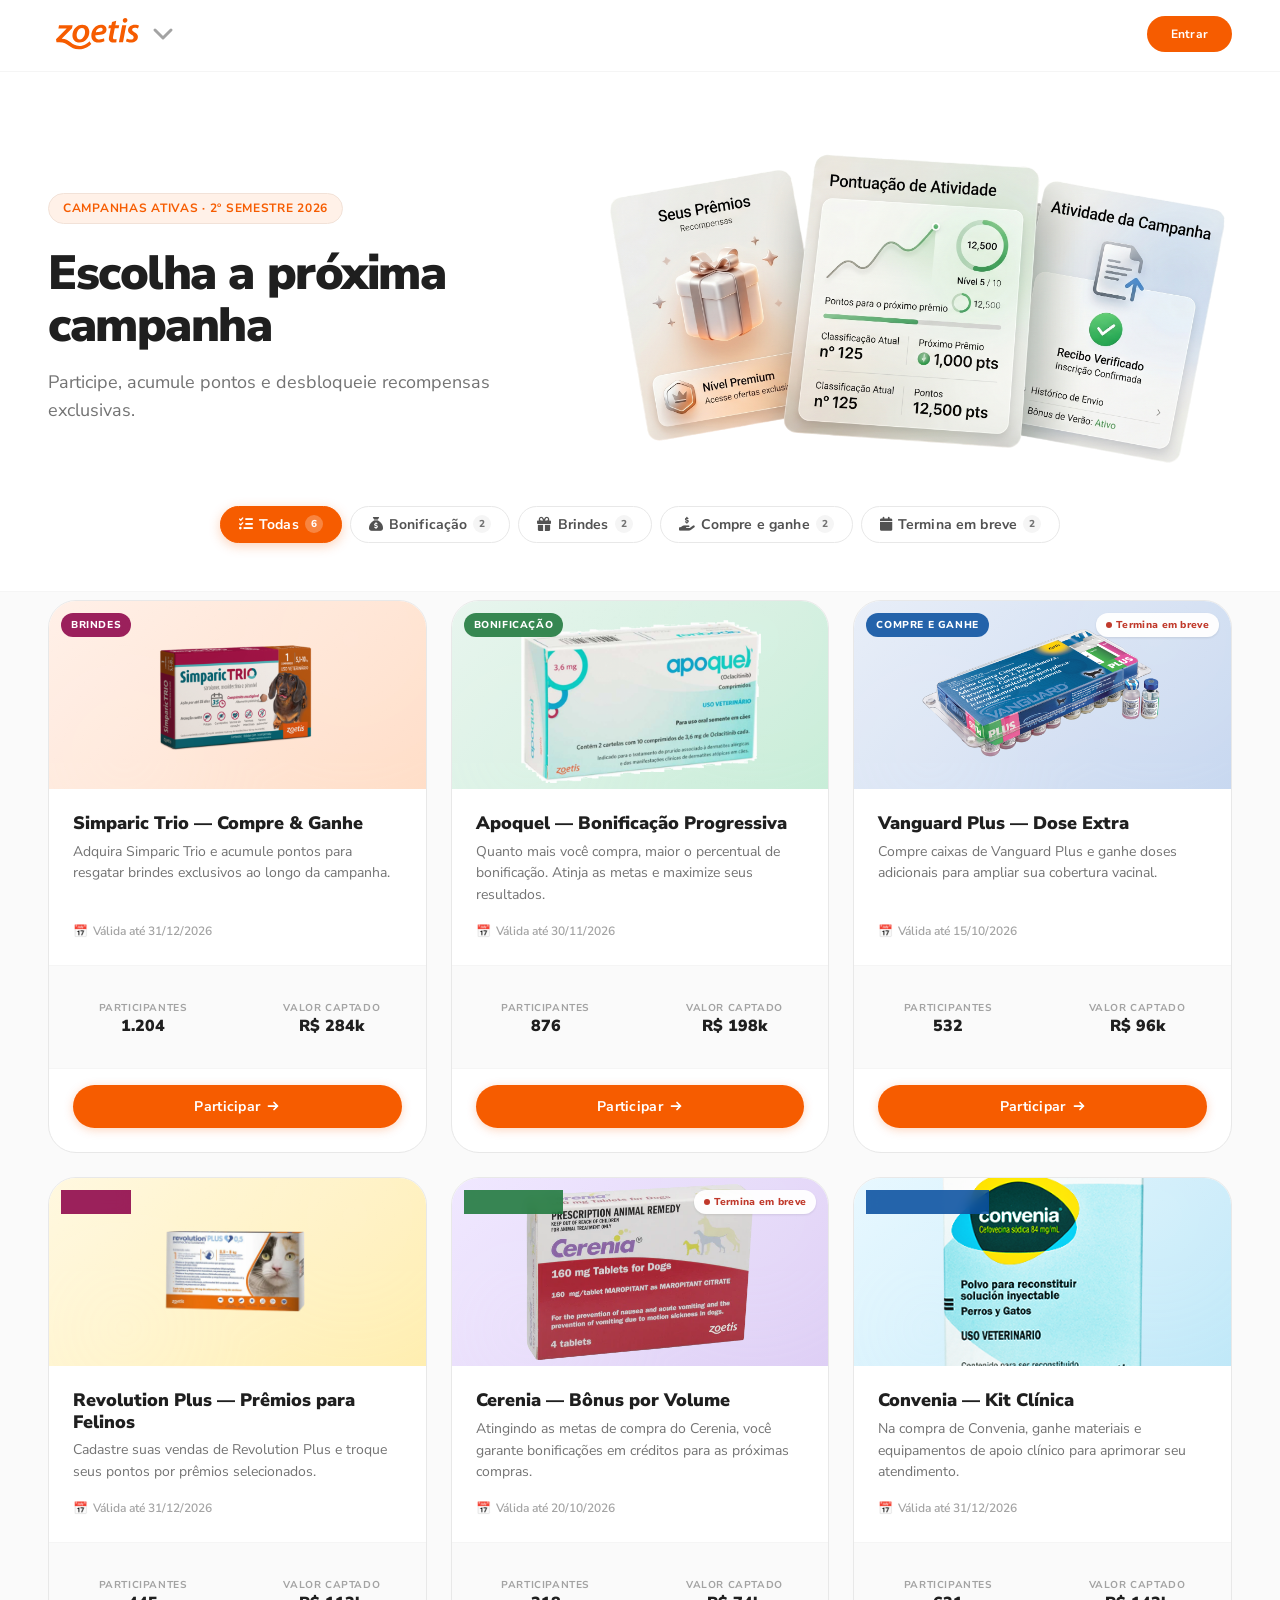
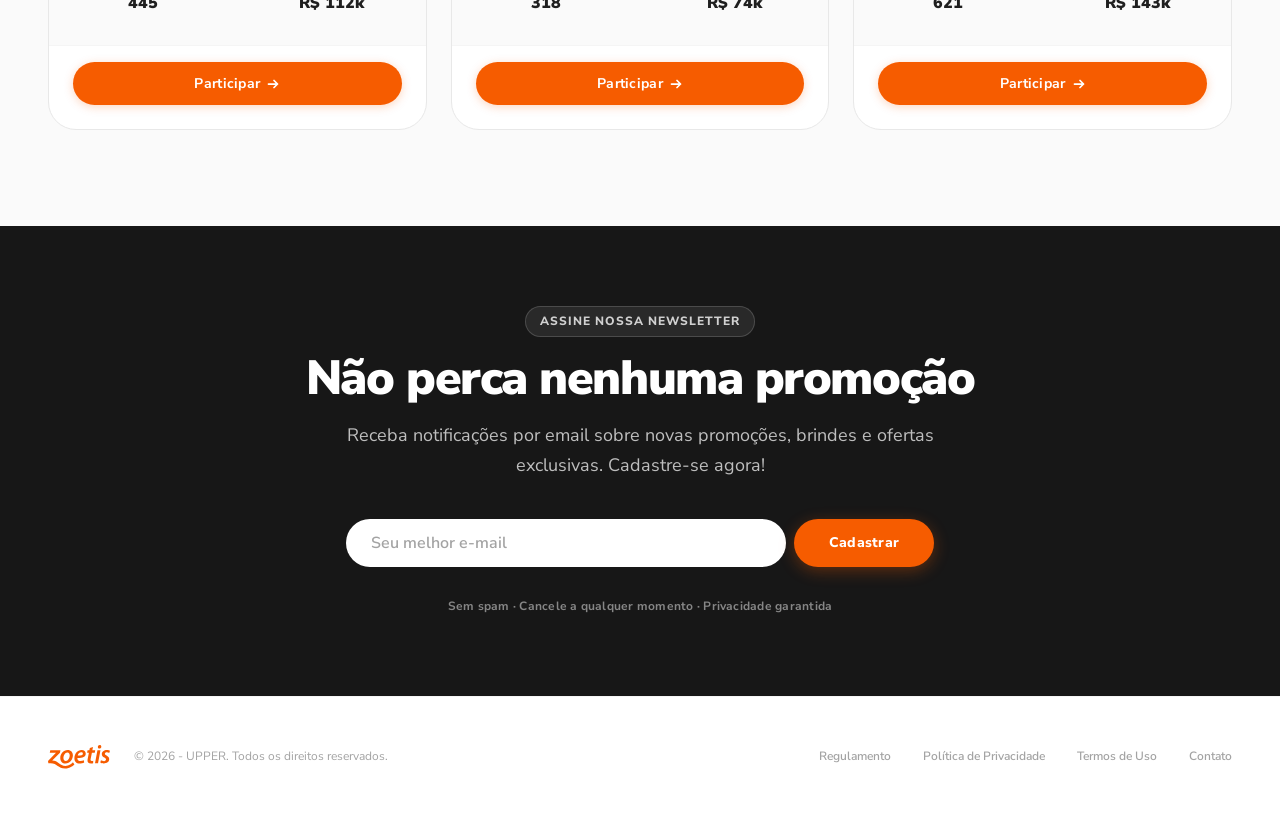
<file: index.html>
<!DOCTYPE html>
<html lang="pt-BR" data-theme="zoetis">

<head>
  <meta charset="UTF-8" />
  <meta name="viewport" content="width=device-width, initial-scale=1.0" />
  <meta name="description"
    content="Promoções e campanhas ativas — selecione uma campanha e participe para concorrer a prêmios exclusivos." />
  <title>Promoções — Campanha Compre &amp; Ganhe</title>

  <link rel="preconnect" href="https://fonts.googleapis.com" />
  <link rel="preconnect" href="https://fonts.gstatic.com" crossorigin />

  <!-- Shared design system (tokens, buttons, header, reveals) -->
  <link rel="stylesheet" href="css/themes.css" />
  <link rel="stylesheet" href="css/styles.css" />
  <!-- Page-specific styles -->
  <link rel="stylesheet" href="css/promotions.css" />
  <link rel="stylesheet" href="https://cdnjs.cloudflare.com/ajax/libs/font-awesome/6.5.2/css/all.min.css" />
</head>

<body class="promo-page">

  <!-- ==========================================
       HEADER — lean: logo + login only
  =========================================== -->
  <header class="promo-header header" role="banner">
    
    <div class="container">
      <div class="promo-header__inner">

        <!-- Logo + brand switcher (reuses theme-switcher.js) -->
        <div class="header__brand">
          <button class="header__logo-btn" aria-haspopup="true" aria-expanded="false" aria-label="Selecionar marca">
            <img src="" data-logo="light" alt="Logo" height="30" />
            <svg class="header__logo-chevron" viewBox="0 0 16 16" fill="none" aria-hidden="true">
              <path d="M4 6l4 4 4-4" stroke="currentColor" stroke-width="1.5" stroke-linecap="round"
                stroke-linejoin="round" />
            </svg>
          </button>

          <div class="brand-dropdown" role="menu" aria-label="Selecionar marca">
            <div class="brand-dropdown__label">Marcas</div>
            <!-- Populated by theme-switcher.js -->
          </div>
        </div>

        <!-- Login CTA -->
        <button class="btn btn--primary btn--sm" data-open-login aria-label="Entrar na plataforma">
          Entrar
        </button>

      </div>
    </div>
  </header>


  <!-- ==========================================
       HERO — title + filters
  =========================================== -->
  <section class="promo-hero" aria-labelledby="promo-page-title">
    <div class="container">
      <div class="promo-hero__top">
        <div class="promo-hero__content">
          <div class="promo-hero__eyebrow reveal">
            Campanhas ativas · 2º semestre 2026
          </div>

          <h1 class="promo-hero__title reveal reveal-delay-1" id="promo-page-title">
            Escolha a próxima campanha
          </h1>

          <p class="promo-hero__sub reveal reveal-delay-2">
Participe, acumule pontos e desbloqueie recompensas exclusivas.          </p>
        </div>

        <div class="promo-hero__visual reveal reveal-delay-2" aria-hidden="true">
          <img src="assets/images/cards-hero-section.png" alt="" class="promo-hero__image">
        </div>
      </div>

      <!-- Filter pills -->
      <div class="promo-hero__filters">
        <nav class="promo-filter reveal reveal-delay-3" aria-label="Filtrar campanhas">
          <button class="promo-filter__pill active" data-filter="all">
            <i class="fa-solid fa-list-check"></i>
            Todas
            <span class="promo-filter__count">6</span>
          </button>
          <button class="promo-filter__pill" data-filter="bonificacao">
            <i class="fa-solid fa-sack-dollar"></i>
            Bonificação
            <span class="promo-filter__count">2</span>
          </button>
          <button class="promo-filter__pill" data-filter="brindes">
            <i class="fa-solid fa-gift"></i>
            Brindes
            <span class="promo-filter__count">2</span>
          </button>
          <button class="promo-filter__pill" data-filter="compre-ganhe">
            <i class="fa-solid fa-hand-holding-dollar"></i>
            Compre e ganhe
            <span class="promo-filter__count">2</span>
          </button>
          <button class="promo-filter__pill" data-filter="ending">
            <i class="fa-solid fa-calendar"></i>
            Termina em breve
            <span class="promo-filter__count">2</span>
          </button>
        </nav>
      </div>
    </div>
  </section>


  <!-- ==========================================
       CAMPAIGNS GRID
  =========================================== -->
  <section class="promo-grid-section" aria-labelledby="campaigns-label">
    <div class="container">

      <div class="promo-grid" role="list">

        <!-- CARD 1 — Simparic Trio · Brindes -->
        <article class="promo-card promo-card--c1 reveal reveal-delay-1" data-category="brindes" role="listitem"
          aria-label="Campanha Simparic Trio — Brindes">
          <div class="promo-card__banner">
            <div class="promo-card__banner-inner">
              <img src="assets/images/simparic-trio.png" alt="Simparic Trio">
              <!-- <span class="promo-card__banner-icon" aria-hidden="true">💊</span> -->
            </div>
            <span class="promo-card__badge promo-card__badge--brindes">Brindes</span>
          </div>

          <div class="promo-card__body">
            <h3 class="promo-card__title">Simparic Trio — Compre &amp; Ganhe</h3>
            <p class="promo-card__desc">Adquira Simparic Trio e acumule pontos para resgatar brindes exclusivos ao longo
              da campanha.</p>
            <div class="promo-card__validity">
              <span class="promo-card__validity-icon" aria-hidden="true">📅</span>
              Válida até 31/12/2026
            </div>
          </div>

          <div class="promo-card__kpis" aria-label="Indicadores da campanha">
            <div class="promo-card__kpi">
              <span class="promo-card__kpi-label">Participantes</span>
              <span class="promo-card__kpi-value">1.204</span>
            </div>
            <div class="promo-card__kpi">
              <span class="promo-card__kpi-label">Valor captado</span>
              <span class="promo-card__kpi-value">R$ 284k</span>
            </div>
          </div>

          <div class="promo-card__footer">
            <button class="promo-card__cta" data-open-login aria-label="Participar da campanha Simparic Trio">
              Participar
              <svg width="14" height="14" viewBox="0 0 14 14" fill="none" aria-hidden="true">
                <path d="M2.5 7h9M8 3.5l3.5 3.5L8 10.5" stroke="currentColor" stroke-width="1.75" stroke-linecap="round"
                  stroke-linejoin="round" />
              </svg>
            </button>
          </div>
        </article>


        <!-- CARD 2 — Apoquel · Bonificação -->
        <article class="promo-card promo-card--c2 reveal reveal-delay-2" data-category="bonificacao" role="listitem"
          aria-label="Campanha Apoquel — Bonificação">
          <div class="promo-card__banner">
            <div class="promo-card__banner-inner">
              <img src="assets/images/apoquel.png" alt="Apoquel" class="src">
            </div>
            <span class="promo-card__badge promo-card__badge--bonificacao">Bonificação</span>
          </div>

          <div class="promo-card__body">
            <h3 class="promo-card__title">Apoquel — Bonificação Progressiva</h3>
            <p class="promo-card__desc">Quanto mais você compra, maior o percentual de bonificação. Atinja as metas e
              maximize seus resultados.</p>
            <div class="promo-card__validity">
              <span class="promo-card__validity-icon" aria-hidden="true">📅</span>
              Válida até 30/11/2026
            </div>
          </div>

          <div class="promo-card__kpis">
            <div class="promo-card__kpi">
              <span class="promo-card__kpi-label">Participantes</span>
              <span class="promo-card__kpi-value">876</span>
            </div>
            <div class="promo-card__kpi">
              <span class="promo-card__kpi-label">Valor captado</span>
              <span class="promo-card__kpi-value">R$ 198k</span>
            </div>
          </div>

          <div class="promo-card__footer">
            <button class="promo-card__cta" data-open-login aria-label="Participar da campanha Apoquel">
              Participar
              <svg width="14" height="14" viewBox="0 0 14 14" fill="none" aria-hidden="true">
                <path d="M2.5 7h9M8 3.5l3.5 3.5L8 10.5" stroke="currentColor" stroke-width="1.75" stroke-linecap="round"
                  stroke-linejoin="round" />
              </svg>
            </button>
          </div>
        </article>


        <!-- CARD 3 — Vanguard Plus · Compre e ganhe · Ending soon -->
        <article class="promo-card promo-card--c3 reveal reveal-delay-3" data-category="compre-ganhe ending"
          role="listitem" aria-label="Campanha Vanguard Plus — Compre e ganhe">
          <div class="promo-card__banner">
            <div class="promo-card__banner-inner">
              <img src="assets/images/vanguard.jpg" alt="Vanguard" class="src">
            </div>
            <span class="promo-card__badge promo-card__badge--compre-ganhe">Compre e ganhe</span>
            <span class="promo-card__ribbon" aria-label="Campanha encerrando em breve">
              <span class="promo-card__ribbon-dot" aria-hidden="true"></span>
              Termina em breve
            </span>
          </div>

          <div class="promo-card__body">
            <h3 class="promo-card__title">Vanguard Plus — Dose Extra</h3>
            <p class="promo-card__desc">Compre caixas de Vanguard Plus e ganhe doses adicionais para ampliar sua
              cobertura vacinal.</p>
            <div class="promo-card__validity">
              <span class="promo-card__validity-icon" aria-hidden="true">📅</span>
              Válida até 15/10/2026
            </div>
          </div>

          <div class="promo-card__kpis">
            <div class="promo-card__kpi">
              <span class="promo-card__kpi-label">Participantes</span>
              <span class="promo-card__kpi-value">532</span>
            </div>
            <div class="promo-card__kpi">
              <span class="promo-card__kpi-label">Valor captado</span>
              <span class="promo-card__kpi-value">R$ 96k</span>
            </div>
          </div>

          <div class="promo-card__footer">
            <button class="promo-card__cta" data-open-login aria-label="Participar da campanha Vanguard Plus">
              Participar
              <svg width="14" height="14" viewBox="0 0 14 14" fill="none" aria-hidden="true">
                <path d="M2.5 7h9M8 3.5l3.5 3.5L8 10.5" stroke="currentColor" stroke-width="1.75" stroke-linecap="round"
                  stroke-linejoin="round" />
              </svg>
            </button>
          </div>
        </article>


        <!-- CARD 4 — Revolution Plus · Brindes -->
        <article class="promo-card promo-card--c4 reveal reveal-delay-1" data-category="brindes" role="listitem"
          aria-label="Campanha Revolution Plus — Brindes">
          <div class="promo-card__banner">
            <div class="promo-card__banner-inner">
              <img src="assets/images/revolution-plus.webp" alt="Revolution Plus" class="src">
            </div>
            <span class="promo-card__badge promo-card__badge--brindes">Brindes</span>
          </div>

          <div class="promo-card__body">
            <h3 class="promo-card__title">Revolution Plus — Prêmios para Felinos</h3>
            <p class="promo-card__desc">Cadastre suas vendas de Revolution Plus e troque seus pontos por prêmios
              selecionados.</p>
            <div class="promo-card__validity">
              <span class="promo-card__validity-icon" aria-hidden="true">📅</span>
              Válida até 31/12/2026
            </div>
          </div>

          <div class="promo-card__kpis">
            <div class="promo-card__kpi">
              <span class="promo-card__kpi-label">Participantes</span>
              <span class="promo-card__kpi-value">445</span>
            </div>
            <div class="promo-card__kpi">
              <span class="promo-card__kpi-label">Valor captado</span>
              <span class="promo-card__kpi-value">R$ 112k</span>
            </div>
          </div>

          <div class="promo-card__footer">
            <button class="promo-card__cta" data-open-login aria-label="Participar da campanha Revolution Plus">
              Participar
              <svg width="14" height="14" viewBox="0 0 14 14" fill="none" aria-hidden="true">
                <path d="M2.5 7h9M8 3.5l3.5 3.5L8 10.5" stroke="currentColor" stroke-width="1.75" stroke-linecap="round"
                  stroke-linejoin="round" />
              </svg>
            </button>
          </div>
        </article>


        <!-- CARD 5 — Cerenia · Bonificação · Ending soon -->
        <article class="promo-card promo-card--c5 reveal reveal-delay-2" data-category="bonificacao ending"
          role="listitem" aria-label="Campanha Cerenia — Bonificação">
          <div class="promo-card__banner">
            <div class="promo-card__banner-inner">
              <img src="assets/images/cerenia.webp" alt="Cerenia" class="src">
            </div>
            <span class="promo-card__badge promo-card__badge--bonificacao">Bonificação</span>
            <span class="promo-card__ribbon" aria-label="Campanha encerrando em breve">
              <span class="promo-card__ribbon-dot" aria-hidden="true"></span>
              Termina em breve
            </span>
          </div>

          <div class="promo-card__body">
            <h3 class="promo-card__title">Cerenia — Bônus por Volume</h3>
            <p class="promo-card__desc">Atingindo as metas de compra do Cerenia, você garante bonificações em créditos
              para as próximas compras.</p>
            <div class="promo-card__validity">
              <span class="promo-card__validity-icon" aria-hidden="true">📅</span>
              Válida até 20/10/2026
            </div>
          </div>

          <div class="promo-card__kpis">
            <div class="promo-card__kpi">
              <span class="promo-card__kpi-label">Participantes</span>
              <span class="promo-card__kpi-value">318</span>
            </div>
            <div class="promo-card__kpi">
              <span class="promo-card__kpi-label">Valor captado</span>
              <span class="promo-card__kpi-value">R$ 74k</span>
            </div>
          </div>

          <div class="promo-card__footer">
            <button class="promo-card__cta" data-open-login aria-label="Participar da campanha Cerenia">
              Participar
              <svg width="14" height="14" viewBox="0 0 14 14" fill="none" aria-hidden="true">
                <path d="M2.5 7h9M8 3.5l3.5 3.5L8 10.5" stroke="currentColor" stroke-width="1.75" stroke-linecap="round"
                  stroke-linejoin="round" />
              </svg>
            </button>
          </div>
        </article>


        <!-- CARD 6 — Convenia · Compre e ganhe -->
        <article class="promo-card promo-card--c6 reveal reveal-delay-3" data-category="compre-ganhe" role="listitem"
          aria-label="Campanha Convenia — Compre e ganhe">
          <div class="promo-card__banner">
            <div class="promo-card__banner-inner">
              <img src="assets/images/convenia.png" alt="Convenia" class="src">
            </div>
            <span class="promo-card__badge promo-card__badge--compre-ganhe">Compre e ganhe</span>
          </div>

          <div class="promo-card__body">
            <h3 class="promo-card__title">Convenia — Kit Clínica</h3>
            <p class="promo-card__desc">Na compra de Convenia, ganhe materiais e equipamentos de apoio clínico para
              aprimorar seu atendimento.</p>
            <div class="promo-card__validity">
              <span class="promo-card__validity-icon" aria-hidden="true">📅</span>
              Válida até 31/12/2026
            </div>
          </div>

          <div class="promo-card__kpis">
            <div class="promo-card__kpi">
              <span class="promo-card__kpi-label">Participantes</span>
              <span class="promo-card__kpi-value">621</span>
            </div>
            <div class="promo-card__kpi">
              <span class="promo-card__kpi-label">Valor captado</span>
              <span class="promo-card__kpi-value">R$ 143k</span>
            </div>
          </div>

          <div class="promo-card__footer">
            <button class="promo-card__cta" data-open-login aria-label="Participar da campanha Convenia">
              Participar
              <svg width="14" height="14" viewBox="0 0 14 14" fill="none" aria-hidden="true">
                <path d="M2.5 7h9M8 3.5l3.5 3.5L8 10.5" stroke="currentColor" stroke-width="1.75" stroke-linecap="round"
                  stroke-linejoin="round" />
              </svg>
            </button>
          </div>
        </article>

      </div><!-- /.promo-grid -->
    </div>
  </section>


  <!-- ==========================================
       NEWSLETTER
  =========================================== -->
  <section class="newsletter-section" aria-labelledby="newsletter-title">
    <div class="container">
      <div class="newsletter-section__inner">
        <div class="newsletter-section__content">
          <span class="newsletter-section__eyebrow">Assine nossa Newsletter</span>
          <h2 class="newsletter-section__title" id="newsletter-title">Não perca nenhuma promoção</h2>
          <p class="newsletter-section__text">
            Receba notificações por email sobre novas promoções, brindes e ofertas exclusivas. Cadastre-se agora!
          </p>
        </div>

        <form class="newsletter-section__form" action="#" method="post">
          <label class="visually-hidden" for="newsletter-email">Seu melhor e-mail</label>
          <input
            class="newsletter-section__input"
            type="email"
            id="newsletter-email"
            name="email"
            placeholder="Seu melhor e-mail"
            autocomplete="email"
            required
          />
          <button class="newsletter-section__submit" type="submit">Cadastrar</button>
        </form>

        <p class="newsletter-section__note">Sem spam · Cancele a qualquer momento · Privacidade garantida</p>
      </div>
    </div>
  </section>


  <!-- ==========================================
       LOGIN MODAL
  =========================================== -->
  <div id="login-modal" class="login-modal" role="dialog" aria-modal="true" aria-labelledby="modal-heading">

    <!-- Backdrop -->
    <div class="login-modal__overlay" aria-hidden="true"></div>

    <!-- Card -->
    <div class="login-modal__card">
      <div class="login-modal__strip" aria-hidden="true"></div>

      <button class="login-modal__close" aria-label="Fechar modal">&#x2715;</button>

      <div class="login-modal__inner">
        <button class="login-modal__back" type="button" data-login-back> <i class="fa-solid fa-left-long"></i>     Voltar</button>
        <h2 class="login-modal__heading" id="modal-heading">Acesse sua conta</h2>
        <p class="login-modal__sub" id="login-modal-sub">Escolha como deseja fazer o login na plataforma</p>

        <!-- Form -->
        <form id="login-form" novalidate autocomplete="off">
          <div class="login-modal__step active" data-login-step="access">
            <div class="login-modal__access-actions">
              <button class="login-modal__choice login-modal__choice--primary" type="button" data-auth-email>
                Entrar com e-mail
              </button>
              <button class="login-modal__choice login-modal__choice--outline" type="button" data-auth-whatsapp>
                Entrar pelo WhatsApp
              </button>
            </div>

            <div class="login-modal__divider"><span>ou</span></div>

            <p class="login-modal__register-copy">
              Não tem conta?
              <button class="login-modal__link" type="button" data-auth-register>Registre-se</button>
            </p>
          </div>

          <div class="login-modal__step" data-login-step="email">
            <div class="login-modal__fields">
              <div class="login-modal__field">
                <label class="login-modal__label" for="login-email">E-mail</label>
                <input class="login-modal__input" type="email" id="login-email" name="email"
                  placeholder="Insira o e-mail cadastrado" autocomplete="username" required />
              </div>
            </div>

            <p class="login-modal__hint">Usuários padrões para demonstração: <br><strong>user@user.com | código OTP - 123456</strong><br><strong>admin@admin.com | código OTP - 654321</strong></p>
          </div>

          <div class="login-modal__step" data-login-step="register">
            <div class="login-modal__fields">
              <div class="login-modal__field">
                <label class="login-modal__label" for="register-name">Nome completo</label>
                <input class="login-modal__input" type="text" id="register-name" name="name"
                  placeholder="Seu nome completo" autocomplete="name" required />
              </div>
              <div class="login-modal__field">
                <label class="login-modal__label" for="register-email">E-mail</label>
                <input class="login-modal__input" type="email" id="register-email" name="register-email"
                  placeholder="seuemail@exemplo.com" autocomplete="email" required />
              </div>
              <div class="login-modal__field">
                <label class="login-modal__label" for="register-phone">Telefone com DDD</label>
                <input class="login-modal__input" type="tel" id="register-phone" name="phone"
                  placeholder="(00) 00000-0000" inputmode="numeric" autocomplete="tel" required />
              </div>
              <div class="login-modal__field">
                <label class="login-modal__label" for="register-cpf">CPF</label>
                <input class="login-modal__input" type="text" id="register-cpf" name="cpf"
                  placeholder="000.000.000-00" inputmode="numeric" autocomplete="off" required />
              </div>
            </div>
          </div>

          <div class="login-modal__step" data-login-step="otp">
            <div class="login-modal__otp-group" aria-label="Código de verificação de 6 dígitos">
              <input class="login-modal__otp-input" type="text" inputmode="numeric" pattern="[0-9]*" maxlength="1" autocomplete="one-time-code" aria-label="Dígito 1 do código" data-otp-input />
              <input class="login-modal__otp-input" type="text" inputmode="numeric" pattern="[0-9]*" maxlength="1" autocomplete="one-time-code" aria-label="Dígito 2 do código" data-otp-input />
              <input class="login-modal__otp-input" type="text" inputmode="numeric" pattern="[0-9]*" maxlength="1" autocomplete="one-time-code" aria-label="Dígito 3 do código" data-otp-input />
              <input class="login-modal__otp-input" type="text" inputmode="numeric" pattern="[0-9]*" maxlength="1" autocomplete="one-time-code" aria-label="Dígito 4 do código" data-otp-input />
              <input class="login-modal__otp-input" type="text" inputmode="numeric" pattern="[0-9]*" maxlength="1" autocomplete="one-time-code" aria-label="Dígito 5 do código" data-otp-input />
              <input class="login-modal__otp-input" type="text" inputmode="numeric" pattern="[0-9]*" maxlength="1" autocomplete="one-time-code" aria-label="Dígito 6 do código" data-otp-input />
            </div>

            <button class="login-modal__resend" type="button" data-resend-otp disabled>Reenviar o código em 60s</button>
            <div id="login-message" class="login-modal__message" role="status" aria-live="polite"></div>
          </div>

          <!-- Inline error -->
          <div id="login-error" class="login-modal__error" role="alert" aria-live="polite"></div>

          <button class="login-modal__submit" type="submit" hidden>Enviar código por e-mail</button>
        </form>
      </div>
    </div>

  </div><!-- /#login-modal -->

  <!-- ==========================================
       FOOTER
  =========================================== -->
  <footer class="footer" id="regulamento" role="contentinfo">
    <div class="container">
      <div class="footer__inner">

        <div class="footer__brand">
          <div class="footer__logo">
            <img src="" data-footer-logo="light" alt="Logo" height="24" />
          </div>
          <span class="footer__copy">&copy; 2026 - UPPER. Todos os direitos reservados.</span>
        </div>

        <nav class="footer__links" aria-label="Links do rodapé">
          <a href="#" class="footer__link">Regulamento</a>
          <a href="#" class="footer__link">Política de Privacidade</a>
          <a href="#" class="footer__link">Termos de Uso</a>
          <a href="#" class="footer__link">Contato</a>
        </nav>

      </div>
    </div>
  </footer>

  <!-- Scripts — order matters -->
  <script src="js/theme-switcher.js"></script>
  <script src="js/auth.js"></script>
  <script src="js/promotions.js"></script>

</body>

</html>
</file>
<file: css/themes.css>
/* ============================================
   THEMES — White Label CSS Variables
   ============================================ */

[data-theme="zoetis"] {
  --color-primary:      #F65C00;
  --color-primary-dark: #CE5208;
  --color-primary-rgb:  246, 92, 0;
  --color-surface:      #FFF7F2;
  --color-surface-alt:  #FFF1E8;
  --color-border:       #F2E2D8;
  --color-text:         #1F1F1F;
  --color-text-light:   #FFFFFF;
  --logo-light:         url('../assets/logos/zoetis-light.svg');
  --logo-dark:          url('../assets/logos/zoetis-dark.svg');
}

[data-theme="basf"] {
  --color-primary:      #65AC1E;
  --color-primary-dark: #65AC1E;
  --color-primary-rgb:  0, 74, 150;
  --color-surface:      #F2F6FC;
  --color-surface-alt:  #E8F0F9;
  --color-border:       #D0DFF0;
  --color-text:         #1F1F1F;
  --color-text-light:   #FFFFFF;
  --logo-light:         url('../assets/logos/basf-light.svg');
  --logo-dark:          url('../assets/logos/basf-dark.svg');
}

[data-theme="boehringer"] {
  --color-primary:      #09312A;
  --color-primary-dark: #09312A;
  --color-primary-rgb:  0, 160, 175;
  --color-surface:      #F2FBFC;
  --color-surface-alt:  #E5F7F9;
  --color-border:       #C8ECF0;
  --color-text:         #1F1F1F;
  --color-text-light:   #FFFFFF;
  --logo-light:         url('../assets/logos/boehringer-light.svg');
  --logo-dark:          url('../assets/logos/boehringer-dark.svg');
}

[data-theme="genica"] {
  --color-primary:      #009D00;
  --color-primary-dark: #0B660B;
  --color-primary-rgb:  0, 157, 0;
  --color-surface:      #F1FFF1;
  --color-surface-alt:  #E3F8E3;
  --color-border:       #CFE8CF;
  --color-text:         #1F1F1F;
  --color-text-light:   #FFFFFF;
  --logo-light:         url('../assets/logos/geneca-light.svg');
  --logo-dark:          url('../assets/logos/geneca-dark.svg');
}

[data-theme="elanco"] {
  --color-primary:      #0072CE;
  --color-primary-dark: #15598F;
  --color-primary-rgb:  0, 114, 206;
  --color-surface:      #F1F8FF;
  --color-surface-alt:  #E5F2FC;
  --color-border:       #CFE3F5;
  --color-text:         #1F1F1F;
  --color-text-light:   #FFFFFF;
  --logo-light:         url('../assets/logos/elanco-light.svg');
  --logo-dark:          url('../assets/logos/elanco-dark.svg');
}

[data-theme="upper"] {
  --color-primary:      #DD0000;
  --color-primary-dark: #B10909;
  --color-primary-rgb:  221, 0, 0;
  --color-surface:      #FFF1F1;
  --color-surface-alt:  #FFE6E6;
  --color-border:       #F5CCCC;
  --color-text:         #1F1F1F;
  --color-text-light:   #FFFFFF;
  --logo-light:         url('../assets/logos/upper-light.svg');
  --logo-dark:          url('../assets/logos/upper-dark.svg');
}

[data-theme="default"] {
  --color-primary:      #181818;
  --color-primary-dark: #34383C;
  --color-primary-rgb:  24, 24, 24;
  --color-surface:      #F7F7F7;
  --color-surface-alt:  #EFEFEF;
  --color-border:       #DADDE0;
  --color-text:         #181818;
  --color-text-light:   #FFFFFF;
  --logo-light:         url('../assets/logos/default-light.svg');
  --logo-dark:          url('../assets/logos/default-dark.svg');
}
</file>
<file: css/styles.css>
/* ============================================
   IMPORTS & BASE
   ============================================ */

@import url('https://fonts.googleapis.com/css2?family=Nunito+Sans:ital,opsz,wght@0,6..12,300;0,6..12,400;0,6..12,600;0,6..12,700;0,6..12,800;0,6..12,900;1,6..12,300;1,6..12,400&display=swap');

/* ============================================
   DESIGN TOKENS
   ============================================ */

:root {
  /* Spacing scale — base 8px */
  --sp-1: 8px;
  --sp-2: 16px;
  --sp-3: 24px;
  --sp-4: 32px;
  --sp-5: 40px;
  --sp-6: 48px;
  --sp-8: 64px;
  --sp-10: 80px;
  --sp-12: 96px;
  --sp-16: 128px;

  /* Border radius */
  --radius-xs: 6px;
  --radius-sm: 12px;
  --radius-md: 20px;
  --radius-lg: 28px;
  --radius-pill: 999px;

  /* Typography */
  --font-base: 'Nunito Sans', system-ui, -apple-system, sans-serif;
  --text-xs: 0.75rem;
  --text-sm: 0.875rem;
  --text-base: 1rem;
  --text-lg: 1.125rem;
  --text-xl: 1.25rem;
  --text-2xl: 1.5rem;
  --text-3xl: 1.875rem;
  --text-4xl: 2.25rem;
  --text-5xl: 3rem;
  --text-6xl: 3.75rem;

  /* Neutral palette */
  --neutral-50: #FAFAFA;
  --neutral-100: #F5F5F5;
  --neutral-200: #E8E8E8;
  --neutral-300: #D4D4D4;
  --neutral-400: #A3A3A3;
  --neutral-500: #737373;
  --neutral-600: #525252;
  --neutral-700: #404040;
  --neutral-800: #262626;
  --neutral-900: #171717;

  /* Shadows */
  --shadow-xs: 0 1px 3px rgba(0, 0, 0, 0.06), 0 1px 2px rgba(0, 0, 0, 0.04);
  --shadow-sm: 0 2px 8px rgba(0, 0, 0, 0.06), 0 1px 3px rgba(0, 0, 0, 0.04);
  --shadow-md: 0 4px 16px rgba(0, 0, 0, 0.08), 0 2px 6px rgba(0, 0, 0, 0.04);
  --shadow-lg: 0 8px 32px rgba(0, 0, 0, 0.10), 0 4px 12px rgba(0, 0, 0, 0.05);
  --shadow-xl: 0 16px 48px rgba(0, 0, 0, 0.12), 0 6px 20px rgba(0, 0, 0, 0.06);

  /* Transitions */
  --ease-out: cubic-bezier(0.16, 1, 0.3, 1);
  --ease-in-out: cubic-bezier(0.4, 0, 0.2, 1);
  --duration-fast: 150ms;
  --duration-base: 250ms;
  --duration-slow: 400ms;

  /* Layout */
  --container-max: 1200px;
  --container-wide: 1440px;
  --header-h: 72px;
}

/* ============================================
   RESET & BASE
   ============================================ */

*,
*::before,
*::after {
  box-sizing: border-box;
  margin: 0;
  padding: 0;
}

html {
  scroll-behavior: smooth;
  -webkit-text-size-adjust: 100%;
}

body {
  font-family: var(--font-base);
  font-size: var(--text-base);
  line-height: 1.6;
  color: var(--color-text);
  background: var(--color-surface);
  -webkit-font-smoothing: antialiased;
  -moz-osx-font-smoothing: grayscale;
}

body.user-menu-open::before {
  content: '';
  position: fixed;
  inset: 0;
  z-index: 90;
  background: rgba(0, 0, 0, 0.30);
  pointer-events: none;
}

img,
svg {
  display: block;
  max-width: 100%;
}

a {
  color: inherit;
  text-decoration: none;
}

ul,
ol {
  list-style: none;
}

button {
  font-family: inherit;
  cursor: pointer;
  border: none;
  background: none;
}

/* ============================================
   UTILITIES
   ============================================ */

.container {
  width: 100%;
  max-width: var(--container-wide);
  margin-inline: auto;
  padding-inline: var(--sp-6);
}

.container--wide {
  max-width: var(--container-wide);
}

.visually-hidden {
  position: absolute;
  width: 1px;
  height: 1px;
  padding: 0;
  margin: -1px;
  overflow: hidden;
  clip: rect(0, 0, 0, 0);
  border: 0;
}

/* ============================================
   BUTTONS
   ============================================ */

.btn {
  display: inline-flex;
  align-items: center;
  gap: var(--sp-1);
  padding: 14px var(--sp-4);
  border-radius: var(--radius-pill);
  font-size: var(--text-sm);
  font-weight: 700;
  letter-spacing: 0.02em;
  transition: transform var(--duration-fast) var(--ease-out),
    box-shadow var(--duration-fast) var(--ease-out),
    background var(--duration-fast) var(--ease-out);
  white-space: nowrap;
  cursor: pointer;
}

.btn--primary {
  background: var(--color-primary);
  color: #FFFFFF;
}

.btn--primary:hover {
  background: var(--color-primary-dark);
  transform: translateY(-1px);
}

.btn--primary:active {
  transform: translateY(0);
}

.btn--outline {
  background: transparent;
  color: var(--color-primary);
  border: 1.5px solid var(--color-primary);
}

.btn--outline:hover {
  background: rgba(var(--color-primary-rgb), 0.06);
  transform: translateY(-1px);
}

.btn--ghost {
  background: rgba(255, 255, 255, 0.15);
  color: #FFFFFF;
  border: 1.5px solid rgba(255, 255, 255, 0.3);
  backdrop-filter: blur(4px);
}

.btn--ghost:hover {
  background: rgba(255, 255, 255, 0.25);
  transform: translateY(-1px);
}

.btn--lg {
  padding: 16px 36px;
  font-size: var(--text-base);
  height: 42px;
}

.btn--sm {
  padding: 10px var(--sp-3);
  font-size: var(--text-xs);
}

/* ============================================
   HEADER
   ============================================ */

.header {
  position: fixed;
  top: 0;
  left: 0;
  right: 0;
  z-index: 100;
  height: var(--header-h);
  background: rgba(255, 255, 255, 0.96);
  backdrop-filter: blur(12px);
  -webkit-backdrop-filter: blur(12px);
  border-bottom: 1px solid var(--neutral-100);
  transition: box-shadow var(--duration-base) var(--ease-out);
  padding: 12px 0;

}

.header.scrolled {
  box-shadow: var(--shadow-md);
  padding: 12px 0;
}

.header__inner {
  height: 100%;
  display: flex;
  align-items: center;
  justify-content: space-between;
  gap: var(--sp-4);
}

/* Logo & brand switcher */
.header__brand {
  position: relative;
  flex-shrink: 0;
}

.header__logo-btn {
  display: flex;
  align-items: center;
  gap: var(--sp-1);
  padding: 6px 8px;
  border-radius: var(--radius-sm);
  transition: background var(--duration-fast);
  cursor: pointer;
}

.header__logo-btn:hover {
  background: var(--neutral-100);
}

.header__logo-btn img,
.header__logo-btn svg {
  height: 32px;
  width: auto;
  max-width: 150px;
  object-fit: contain;
}

.header__logo-chevron {
  width: 16px;
  height: 16px;
  color: var(--neutral-400);
  transition: transform var(--duration-fast) var(--ease-out);
}

.header__brand.open .header__logo-chevron {
  transform: rotate(180deg);
}

/* Brand dropdown */
.brand-dropdown {
  position: absolute;
  top: calc(100% + 8px);
  left: 0;
  min-width: 200px;
  background: #FFFFFF;
  border: 1px solid var(--neutral-200);
  border-radius: var(--radius-md);
  box-shadow: var(--shadow-lg);
  padding: var(--sp-1);
  opacity: 0;
  transform: translateY(-8px);
  pointer-events: none;
  transition: opacity var(--duration-base) var(--ease-out),
    transform var(--duration-base) var(--ease-out);
}

.brand-dropdown.visible {
  opacity: 1;
  transform: translateY(0);
  pointer-events: all;
}

.brand-dropdown__label {
  font-size: var(--text-xs);
  font-weight: 700;
  letter-spacing: 0.08em;
  text-transform: uppercase;
  color: var(--neutral-400);
  padding: var(--sp-1) 12px;
  margin-bottom: 4px;
  text-align: center;
}

.brand-dropdown__group {
  margin: 8px 10px 4px;
  padding: 10px 2px 4px;
  color: var(--neutral-400);
  font-size: var(--text-xs);
  font-weight: 800;
  letter-spacing: 0.08em;
  line-height: 1;
  text-transform: uppercase;
  text-align: center;
}

.brand-dropdown__divider {
  height: 1px;
  margin: 8px 10px 4px;
  background: var(--neutral-100);
}

.brand-dropdown__divider + .brand-dropdown__group {
  margin-top: 0;
  border-top: 0;
}

.brand-dropdown__item {
  display: flex;
  align-items: center;
  gap: 10px;
  width: 100%;
  padding: 10px 12px;
  border-radius: var(--radius-sm);
  font-size: var(--text-sm);
  font-weight: 600;
  color: var(--color-text);
  cursor: pointer;
  transition: background var(--duration-fast);
  text-align: left;
}

.brand-dropdown__item:hover {
  background: var(--neutral-50);
}

.brand-dropdown__item.active {
  background: var(--color-surface);
}

.brand-dropdown__dot {
  width: 8px;
  height: 8px;
  border-radius: 50%;
  flex-shrink: 0;
}

.brand-dropdown__badge {
  margin-left: auto;
  font-size: 10px;
  font-weight: 700;
  letter-spacing: 0.04em;
  color: var(--neutral-400);
  background: var(--neutral-100);
  padding: 2px 6px;
  border-radius: var(--radius-pill);
}

/* Nav */
.header__nav {
  display: flex;
  align-items: center;
  gap: 4px;
}

.header__nav-link {
  padding: 8px 14px;
  border-radius: var(--radius-sm);
  font-size: var(--text-sm);
  font-weight: 600;
  color: var(--neutral-600);
  transition: color var(--duration-fast), background var(--duration-fast);
}

.header__nav-link:hover {
  color: var(--color-text);
  background: var(--neutral-100);
}

.header__nav-link.active {
  color: var(--color-primary);
  background: var(--color-surface);
}

/* Actions */
.header__actions {
  display: flex;
  align-items: center;
  gap: var(--sp-2);
  flex-shrink: 0;
}

.header__avatar {
  width: 36px;
  height: 36px;
  border-radius: 50%;
  background: linear-gradient(135deg, var(--color-primary) 0%, var(--color-primary-dark) 100%);
  display: flex;
  align-items: center;
  justify-content: center;
  font-size: var(--text-xs);
  font-weight: 800;
  color: #FFFFFF;
  cursor: pointer;
  flex-shrink: 0;
  transition: opacity var(--duration-fast);
}

.header__avatar:hover {
  opacity: 0.85;
}

/* Profile menu */
.header__profile {
  position: relative;
  flex-shrink: 0;
}

.profile-dropdown {
  position: absolute;
  top: calc(100% + 8px);
  right: 0;
  min-width: 160px;
  background: #FFFFFF;
  border: 1px solid var(--neutral-100);
  border-radius: var(--radius-sm);
  box-shadow: var(--shadow-lg);
  padding: 6px;
  opacity: 0;
  transform: translateY(-6px);
  pointer-events: none;
  transition: opacity var(--duration-fast) var(--ease-out),
    transform var(--duration-fast) var(--ease-out);
  z-index: 200;
}

.profile-dropdown.visible {
  opacity: 1;
  transform: translateY(0);
  pointer-events: all;
}

.profile-dropdown__item {
  display: block;
  width: 100%;
  padding: 10px 12px;
  border-radius: var(--radius-xs);
  font-size: var(--text-sm);
  font-weight: 600;
  color: var(--neutral-700);
  text-align: left;
  transition: background var(--duration-fast), color var(--duration-fast);
}

.profile-dropdown__item:hover {
  background: var(--neutral-50);
  color: var(--color-text);
}

.profile-dropdown__item[data-logout]:hover {
  color: #B91C1C;
  background: #FEF2F2;
}

.header__profile.open .header__avatar {
  box-shadow: 0 0 0 2px var(--color-surface), 0 0 0 4px var(--color-primary);
}

/* Logged user menu */
.user-menu {
  position: relative;
  z-index: 220;
  flex-shrink: 0;
}

.user-menu__trigger {
  display: inline-flex;
  align-items: center;
  gap: 10px;
  min-height: 42px;
  max-width: 240px;
  padding: 4px 8px 4px 4px;
  border: 1px solid transparent;
  border-radius: var(--radius-pill);
  background: transparent;
  color: var(--color-text);
  transition:
    background var(--duration-fast) var(--ease-out),
    border-color var(--duration-fast) var(--ease-out),
    box-shadow var(--duration-fast) var(--ease-out);
}

.user-menu__trigger:hover,
.user-menu.is-open .user-menu__trigger {
  background: #FFFFFF;
  border-color: var(--neutral-200);
  box-shadow: var(--shadow-xs);
}

.user-menu__avatar {
  width: 34px;
  height: 34px;
  border-radius: 50%;
  object-fit: cover;
  flex-shrink: 0;
  background: var(--neutral-100);
}

.user-menu__name {
  overflow: hidden;
  max-width: 150px;
  color: var(--neutral-700);
  font-size: var(--text-sm);
  font-weight: 800;
  line-height: 1.2;
  text-overflow: ellipsis;
  white-space: nowrap;
}

.user-menu__arrow {
  color: var(--neutral-500);
  font-size: 13px;
  line-height: 1;
  transition: transform var(--duration-fast) var(--ease-out);
}

.user-menu.is-open .user-menu__arrow {
  transform: rotate(180deg);
}

.user-menu__dropdown {
  position: absolute;
  top: calc(100% + 12px);
  right: 0;
  min-width: 150px;
  width: 260px;
  padding: 8px;
  border: 1px solid var(--neutral-100);
  border-radius: 14px;
  background: #FFFFFF;
  box-shadow: var(--shadow-lg);
  opacity: 0;
  pointer-events: none;
  transform: translateY(-6px);
  transition:
    opacity var(--duration-fast) var(--ease-out),
    transform var(--duration-fast) var(--ease-out);
}

.user-menu__dropdown::before {
  content: '';
  position: absolute;
  top: -6px;
  right: 22px;
  width: 12px;
  height: 12px;
  background: #FFFFFF;
  border-left: 1px solid var(--neutral-100);
  border-top: 1px solid var(--neutral-100);
  transform: rotate(45deg);
}

.user-menu.is-open .user-menu__dropdown {
  opacity: 1;
  pointer-events: auto;
  transform: translateY(0);
}

.user-menu__item {
  position: relative;
  z-index: 1;
  display: flex;
  width: 100%;
  align-items: center;
  justify-content: flex-start;
  padding: 10px 12px;
  border-radius: var(--radius-xs);
  color: var(--neutral-700);
  font-size: var(--text-sm);
  font-weight: 800;
  gap: 12px;
  text-align: left;
  transition:
    background var(--duration-fast) var(--ease-out),
    color var(--duration-fast) var(--ease-out);
}

.user-menu__item:hover,
.user-menu__item:focus-visible {
  background: #FEF2F2;
  color: #B91C1C;
  outline: none;
}

.user-menu__section {
  position: relative;
  z-index: 1;
  display: flex;
  flex-direction: column;
  gap: 4px;
  margin: 6px 0;
  padding: 8px 0;
  border-top: 1px solid var(--neutral-100);
  border-bottom: 1px solid var(--neutral-100);
}

.user-menu__section-label {
  padding: 0 12px 4px;
  color: var(--neutral-400);
  font-size: 10px;
  font-weight: 900;
  letter-spacing: 0.08em;
  text-transform: uppercase;
}

.user-menu__item--choice:hover,
.user-menu__item--choice:focus-visible {
  background: var(--color-surface);
  color: var(--color-primary);
}

.user-menu__item--choice.is-active {
  background: var(--color-primary);
  color: #FFFFFF;
  box-shadow: 0 3px 12px rgba(var(--color-primary-rgb), 0.20);
}

.user-menu__item--choice.is-active:hover,
.user-menu__item--choice.is-active:focus-visible {
  background: var(--color-primary);
  color: #FFFFFF;
}

/* Mobile menu toggle */
.header__menu-toggle {
  display: none;
  flex-direction: column;
  gap: 5px;
  padding: 8px;
  border-radius: var(--radius-sm);
  cursor: pointer;
  transition: background var(--duration-fast);
}

.header__menu-toggle:hover {
  background: var(--neutral-100);
}

.header__menu-toggle span {
  display: block;
  width: 22px;
  height: 2px;
  background: var(--neutral-700);
  border-radius: 2px;
  transition: transform var(--duration-base) var(--ease-out),
    opacity var(--duration-base);
}

.header__menu-toggle.open span:nth-child(1) {
  transform: translateY(7px) rotate(45deg);
}

.header__menu-toggle.open span:nth-child(2) {
  opacity: 0;
}

.header__menu-toggle.open span:nth-child(3) {
  transform: translateY(-7px) rotate(-45deg);
}

/* Mobile nav drawer */
.mobile-nav {
  display: none;
  position: fixed;
  top: var(--header-h);
  left: 0;
  right: 0;
  background: #FFFFFF;
  border-bottom: 1px solid var(--neutral-200);
  padding: var(--sp-3) var(--sp-4);
  box-shadow: var(--shadow-lg);
  z-index: 99;
  transform: translateY(-8px);
  opacity: 0;
  pointer-events: none;
  transition: transform var(--duration-base) var(--ease-out),
    opacity var(--duration-base);
}

.mobile-nav.open {
  transform: translateY(0);
  opacity: 1;
  pointer-events: all;
}

.mobile-nav a {
  display: block;
  padding: 12px 0;
  font-size: var(--text-base);
  font-weight: 600;
  color: var(--neutral-700);
  border-bottom: 1px solid var(--neutral-100);
}

.mobile-nav a:last-child {
  border-bottom: none;
}

.mobile-nav a.active {
  color: var(--color-primary);
}

/* ============================================
  HERO SECTION
  ============================================ */

.hero {
  /* min-height: 100svh; */
  padding-top: var(--header-h);
  background: #FFFFFF;
  position: relative;
  overflow: hidden;
  display: flex;
  align-items: center;
}

/* Subtle editorial texture */
.hero::before {
  content: '';
  position: absolute;
  top: 0;
  right: 0;
  width: 55%;
  height: 100%;
  background: #FFFFFF;
  border-radius: 0 0 0 80px;
  z-index: 0;
}

.hero__inner {
  background: #FFFFFF;
  position: relative;
  z-index: 1;
  display: grid;
  grid-template-columns: 1fr 1fr;
  gap: var(--sp-8);
  align-items: center;
  padding-block: var(--sp-12);
}


.promo-hero__eyebrow {
  display: inline-flex;
  align-items: center;
  gap: 8px;
  background: var(--color-surface-alt);
  border: 1px solid var(--color-border);
  border-radius: var(--radius-pill);
  padding: 5px 14px;
  font-size: var(--text-xs);
  font-weight: 700;
  letter-spacing: 0.06em;
  text-transform: uppercase;
  color: var(--color-primary);
  margin-bottom: var(--sp-3);
}

.hero__eyebrow-dot {
  width: 6px;
  height: 6px;
  border-radius: 50%;
  background: var(--color-primary);
  animation: pulse-dot 2s ease-in-out infinite;
}

@keyframes pulse-dot {

  0%,
  100% {
    opacity: 1;
    transform: scale(1);
  }

  50% {
    opacity: 0.5;
    transform: scale(0.7);
  }
}

.hero__title {
  font-size: clamp(var(--text-4xl), 5vw, var(--text-6xl));
  font-weight: 900;
  line-height: 1.05;
  letter-spacing: -0.03em;
  color: var(--color-text);
  margin-bottom: var(--sp-3);
}

.hero__title em {
  font-style: normal;
  color: var(--color-primary);
}

.hero__title .blur-fade {
  display: block;
  opacity: 30%;
  filter: blur(46px);
  transform: translateY(6px);
}

.hero__title-underlined {
  position: relative;
  width: fit-content;
  max-width: 100%;
}

.hero__title-underline {
  position: absolute;
  left: 0;
  bottom: -0.28em;
  width: 100%;
  height: 0.34em;
  color: var(--neutral-700);
  overflow: visible;
  pointer-events: none;
}

.hero__title-underline path {
  fill: none;
  stroke: currentColor;
  stroke-width: 3px;
  stroke-linecap: round;
  stroke-dasharray: 302;
  stroke-dashoffset: 302;
  opacity: 0;
}

/* Só anima após JS adicionar .hero__title--play (evita terminar antes do 1º paint) */
.hero__title--play .blur-fade {
  animation: blur-fade-in 0.4s var(--ease-out) forwards;
}

.hero__title-underline.is-drawing path {
  animation: hero-underline-draw 1.5s var(--ease-in-out) 0.48s forwards;
}

@keyframes blur-fade-in {
  from {
    opacity: 0;
    filter: blur(6px);
    transform: translateY(6px);
  }
  to {
    opacity: 1;
    filter: blur(0);
    transform: translateY(0);
  }
}

.hero__title--play .blur-fade--d0 {
  animation-delay: 0.04s;
}

.hero__title--play .blur-fade--d1 {
  animation-delay: 0.14s;
}

.hero__title--play .blur-fade--d2 {
  animation-delay: 0.24s;
}

@keyframes hero-underline-draw {
  from {
    stroke-dashoffset: 302;
    opacity: 0;
  }

  to {
    stroke-dashoffset: 0;
    opacity: 1;
  }
}

@media (prefers-reduced-motion: reduce) {
  .hero__title .blur-fade {
    opacity: 1;
    filter: none;
    transform: none;
  }

  .hero__title-underline path {
    stroke-dashoffset: 0;
    opacity: 1;
    animation: none;
  }
}

.hero__subtitle {
  font-size: var(--text-lg);
  font-weight: 400;
  color: var(--neutral-500);
  line-height: 1.65;
  margin-bottom: var(--sp-6);
  max-width: 460px;
  margin-top: 42px;
}

.hero__ctas {
  display: flex;
  align-items: center;
  gap: var(--sp-2);
  flex-wrap: wrap;
  margin-bottom: var(--sp-8);
}

.hero__meta {
  display: flex;
  align-items: center;
  gap: var(--sp-4);
}

.hero__meta-item {
  display: flex;
  flex-direction: column;
}

.hero__meta-value {
  font-size: var(--text-2xl);
  font-weight: 900;
  color: var(--color-text);
  line-height: 1;
}

.hero__meta-label {
  font-size: var(--text-xs);
  color: var(--neutral-400);
  font-weight: 600;
  margin-top: 2px;
}

.hero__meta-divider {
  width: 1px;
  height: 36px;
  background: var(--neutral-200);
}

/* Right column — visual composition */
.hero__visual {
  position: relative;
  height: 560px;
  display: flex;
  align-items: center;
  justify-content: center;
}

.hero__image {
  position: absolute;
  bottom: -40px;
  right: 0;

  width: 120%;
  height: auto;
  max-width: none;

  object-fit: contain;
  object-position: bottom right;
}

.hero__image-wrap {
  position: relative;
  width: 100%;
  height: 100%;
  border-radius: var(--radius-lg);
  overflow: hidden;
}

.hero__image-placeholder {
  width: 100%;
  height: 100%;
  background: linear-gradient(160deg,
      var(--gradient-soft-1) 0%,
      var(--gradient-soft-2) 40%,
      var(--gradient-soft-3) 100%);
  /* background: linear-gradient(160deg, #F9E8DC 0%, #FDDCC8 40%, #F4C4A4 100%); */
  border-radius: var(--radius-lg);
  position: relative;
  overflow: hidden;
}

/* Editorial image composition lines */
.hero__image-placeholder::before {
  content: '';
  position: absolute;
  bottom: 0;
  left: 0;
  right: 0;
  height: 40%;
  background: linear-gradient(to top, rgba(246, 92, 0, 0.12) 0%, transparent 100%);
}

/* SVG illustration placeholder */
.hero__vet-illustration {
  position: absolute;
  bottom: 0;
  left: 50%;
  transform: translateX(-50%);
  width: 85%;
  opacity: 0.9;
}

/* Floating cards */
.hero__card {
  position: absolute;
  background: #FFFFFF;
  border-radius: var(--radius-md);
  box-shadow: var(--shadow-xl);
  padding: var(--sp-2) var(--sp-3);
  animation: float var(--duration) ease-in-out infinite alternate;
}

.hero__card--gift {
  top: 12%;
  right: -24px;
  --duration: 3.5s;
}

.hero__card--rank {
  bottom: 60%;
  left: -32px;
  --duration: 4.2s;
}

.hero__card--seal {
  top: 50%;
  right: -20px;
  transform: translateY(-50%);
  --duration: 3s;
  background: var(--color-primary);
  color: #FFFFFF;
  text-align: center;
  width: 100px;
  height: 100px;
  border-radius: 50%;
  display: flex;
  flex-direction: column;
  align-items: center;
  justify-content: center;
  padding: var(--sp-2);
}

@keyframes float {
  from {
    transform: translateY(0);
  }

  to {
    transform: translateY(-10px);
  }
}

.hero__card--rank {
  animation-name: float-left;
}

@keyframes float-left {
  from {
    transform: translateX(0);
  }

  to {
    transform: translateX(-6px) translateY(-4px);
  }
}

.hero__card--seal {
  animation-name: float-seal;
}

@keyframes float-seal {
  from {
    transform: translateY(-50%) rotate(-3deg);
  }

  to {
    transform: translateY(calc(-50% - 8px)) rotate(2deg);
  }
}

.hero__card-label {
  font-size: var(--text-xs);
  font-weight: 700;
  letter-spacing: 0.05em;
  text-transform: uppercase;
  color: var(--neutral-400);
  margin-bottom: 4px;
}

.hero__card-value {
  font-size: var(--text-xl);
  font-weight: 900;
  color: var(--color-text);
  line-height: 1;
}

.hero__card-sub {
  font-size: var(--text-xs);
  color: var(--neutral-500);
  margin-top: 2px;
}

.hero__card-gift-icon {
  font-size: 24px;
  margin-bottom: 4px;
}

.hero__card-gift-text {
  font-size: var(--text-xs);
  font-weight: 800;
  color: #FFFFFF;
  text-align: center;
  line-height: 1.2;
}

.hero__card-seal-label {
  font-size: 10px;
  font-weight: 700;
  text-transform: uppercase;
  letter-spacing: 0.05em;
  opacity: 0.85;
}

/* Participants avatars */
.hero__avatars {
  display: flex;
  align-items: center;
}

.hero__avatar-item {
  width: 32px;
  height: 32px;
  border-radius: 50%;
  border: 2px solid #FFFFFF;
  background-color: rgba(var(--color-primary-rgb));
  display: flex;
  align-items: center;
  justify-content: center;
  font-size: 11px;
  font-weight: 800;
  color: #FFFFFF;
  margin-left: -8px;
}

.hero__avatar-item:first-child {
  margin-left: 0;
}

.hero__avatar-more {
  width: 32px;
  height: 32px;
  border-radius: 50%;
  border: 2px solid #FFFFFF;
  background: var(--neutral-100);
  display: flex;
  align-items: center;
  justify-content: center;
  font-size: 10px;
  font-weight: 700;
  color: var(--neutral-500);
  margin-left: -8px;
}

.hero__card--gift .hero__card-inner {
  display: flex;
  align-items: center;
  gap: 12px;
}

/*.hero__card--gift .hero__card-text { }

/* ============================================
   SECTION SHARED
   ============================================ */

.section {
  padding-block: var(--sp-4);
}

.section--alt {
  background: var(--color-surface);
}

.section--dark {
  background: var(--color-text);
  color: #FFFFFF;
}

.section__header {
  max-width: 600px;
  margin-bottom: var(--sp-10);
}

.section__header--center {
  margin-inline: auto;
  text-align: center;
}

.section__eyebrow {
  display: inline-flex;
  align-items: center;
  gap: 6px;
  font-size: var(--text-xs);
  font-weight: 700;
  letter-spacing: 0.08em;
  text-transform: uppercase;
  color: var(--color-primary);
  margin-bottom: var(--sp-2);
}

.section__eyebrow-line {
  display: inline-block;
  width: 24px;
  height: 2px;
  background: var(--color-primary);
  border-radius: 2px;
}

.section__title {
  font-size: clamp(var(--text-3xl), 4vw, var(--text-5xl));
  font-weight: 900;
  line-height: 1.1;
  letter-spacing: -0.025em;
  color: var(--color-text);
  margin-bottom: var(--sp-2);
}

.section--dark .section__title {
  color: #FFFFFF;
}

.section__desc {
  font-size: var(--text-lg);
  color: var(--neutral-500);
  line-height: 1.65;
}

.section--dark .section__desc {
  color: rgba(255, 255, 255, 0.65);
}

/* ============================================
   BENEFITS SECTION
   ============================================ */

.benefits__grid {
  display: grid;
  grid-template-columns: repeat(12, 1fr);
  gap: var(--sp-3);
  align-items: start;
}

/* Asymmetric cards */
.benefit-card {
  background: #FFFFFF;
  border: 1px solid var(--neutral-200);
  border-radius: var(--radius-lg);
  padding: var(--sp-5);
  transition: transform var(--duration-base) var(--ease-out),
    box-shadow var(--duration-base) var(--ease-out);
  position: relative;
  overflow: hidden;
}

.benefit-card:hover {
  transform: translateY(-4px);
  box-shadow: var(--shadow-lg);
  border-color: var(--color-border);
}

.benefit-card--featured {
  grid-column: span 5;
  background: var(--color-text);
  border-color: transparent;
  padding: var(--sp-6);
}

.benefit-card--md {
  grid-column: span 4;
}

.benefit-card--sm {
  grid-column: span 3;
}

.benefit-card--wide {
  grid-column: span 7;
  display: grid;
  grid-template-columns: 1fr 1fr;
  gap: var(--sp-4);
  align-items: center;
}

.benefit-card--accent {
  grid-column: span 5;
  background: var(--color-surface-alt);
  border-color: var(--color-border);
}

.benefit-card__icon {
  width: 48px;
  height: 48px;
  border-radius: var(--radius-sm);
  background: var(--color-surface);
  display: flex;
  align-items: center;
  justify-content: center;
  font-size: 22px;
  margin-bottom: var(--sp-3);
  flex-shrink: 0;
}

.benefit-card--featured .benefit-card__icon {
  background: rgba(255, 255, 255, 0.1);
}

.benefit-card--accent .benefit-card__icon {
  background: rgba(var(--color-primary-rgb), 0.12);
}

.benefit-card__tag {
  display: inline-block;
  font-size: 10px;
  font-weight: 700;
  letter-spacing: 0.08em;
  text-transform: uppercase;
  padding: 4px 10px;
  border-radius: var(--radius-pill);
  margin-bottom: var(--sp-3);
}

.benefit-card--featured .benefit-card__tag {
  background: rgba(var(--color-primary-rgb), 0.25);
  color: #FFAA80;
}

.benefit-card__title {
  font-size: var(--text-xl);
  font-weight: 800;
  line-height: 1.2;
  color: var(--color-text);
  margin-bottom: var(--sp-1);
}

.benefit-card--featured .benefit-card__title {
  font-size: var(--text-2xl);
  color: #FFFFFF;
}

.benefit-card__desc {
  font-size: var(--text-sm);
  color: var(--neutral-500);
  line-height: 1.6;
}

.benefit-card--featured .benefit-card__desc {
  color: rgba(255, 255, 255, 0.6);
}

.benefit-card__number {
  font-size: clamp(48px, 6vw, 72px);
  font-weight: 900;
  letter-spacing: -0.05em;
  color: var(--color-primary);
  line-height: 1;
  margin-bottom: 4px;
  opacity: 0.15;
  position: absolute;
  bottom: var(--sp-3);
  right: var(--sp-3);
}

.benefit-card--featured .benefit-card__number {
  color: #FFFFFF;
  opacity: 0.06;
}

/* ============================================
   HOW IT WORKS
   ============================================ */

.how-it-works {
  background: #FFFFFF;
}

.steps-timeline {
  position: relative;
  display: flex;
  gap: 0;
  margin-top: var(--sp-10);
}

.steps-timeline::before {
  content: '';
  position: absolute;
  top: 28px;
  left: calc(118px + 2px);
  right: calc(118px + 2px);
  height: 2px;
  background: var(--color-border);
  z-index: 0;
}

.step {
  flex: 1;
  position: relative;
  z-index: 1;
  display: flex;
  flex-direction: column;
  align-items: center;
  text-align: center;
  padding: 0 var(--sp-2);
}

.step__connector {
  position: absolute;
  top: 28px;
  left: 0;
  right: 50%;
  height: 2px;
  background: var(--color-primary);
  transform-origin: right;
  z-index: 0;
}

.step:first-child .step__connector {
  display: none;
}

.step__badge {
  width: 56px;
  height: 56px;
  border-radius: 50%;
  background: #FFFFFF;
  border: 2px solid var(--color-border);
  display: flex;
  align-items: center;
  justify-content: center;
  font-size: var(--text-lg);
  font-weight: 900;
  color: var(--neutral-400);
  margin-bottom: var(--sp-4);
  position: relative;
  z-index: 1;
  transition: background var(--duration-base) var(--ease-out),
    border-color var(--duration-base) var(--ease-out),
    color var(--duration-base) var(--ease-out),
    box-shadow var(--duration-base) var(--ease-out);
}

.step.active .step__badge,
.step:hover .step__badge {
  background: var(--color-primary);
  border-color: var(--color-primary);
  color: #FFFFFF;
  box-shadow: 0 4px 16px rgba(var(--color-primary-rgb), 0.35);
}

.step__icon {
  font-size: 20px;
  margin-bottom: var(--sp-1);
}

.step__title {
  font-size: var(--text-sm);
  font-weight: 800;
  color: var(--color-text);
  margin-bottom: 6px;
  line-height: 1.3;
}

.step__desc {
  font-size: var(--text-xs);
  color: var(--neutral-400);
  line-height: 1.55;
}

/* ============================================
   PRODUCTS SECTION
   ============================================ */

.products {
  background: #FFFFFF;
}

.products__grid {
  display: grid;
  grid-template-columns: repeat(auto-fill, minmax(260px, 1fr));
  gap: var(--sp-3);
}

.product-card {
  border: 1px solid var(--neutral-200);
  border-radius: var(--radius-lg);
  overflow: hidden;
  transition: transform var(--duration-base) var(--ease-out),
    box-shadow var(--duration-base) var(--ease-out),
    border-color var(--duration-base);
  cursor: pointer;
  background: #FFFFFF;
}

.product-card:hover {
  transform: translateY(-4px);
  box-shadow: var(--shadow-lg);
  border-color: var(--color-border);
}

.product-card:focus-visible,
.gift-card:focus-visible {
  outline: 3px solid rgba(var(--color-primary-rgb), 0.28);
  outline-offset: 4px;
}

.product-card__img {
  aspect-ratio: 4/3;
  background: var(--color-surface);
  position: relative;
  overflow: hidden;
  display: flex;
  align-items: center;
  justify-content: center;
}

.product-card__img-inner {
  width: 70%;
  height: 70%;
  border-radius: var(--radius-md);
  /* background: linear-gradient(135deg, var(--color-surface-alt) 0%, var(--color-border) 100%); */
  display: flex;
  align-items: center;
  justify-content: center;
  font-size: 48px;
  transition: transform var(--duration-slow) var(--ease-out);
}

.product-card:hover .product-card__img-inner {
  transform: scale(1.05);
}

.product-card__badge {
  position: absolute;
  top: 12px;
  left: 12px;
  background: var(--color-primary);
  color: #FFFFFF;
  font-size: 10px;
  font-weight: 700;
  letter-spacing: 0.05em;
  text-transform: uppercase;
  padding: 4px 10px;
  border-radius: var(--radius-pill);
}

.product-card__body {
  padding: var(--sp-3)
}

.product-card__category {
  font-size: var(--text-xs);
  font-weight: 700;
  letter-spacing: 0.06em;
  text-transform: uppercase;
  color: var(--color-primary);
  margin-bottom: 6px;
}

.product-card__name {
  font-size: var(--text-base);
  font-weight: 800;
  color: var(--color-text);
  line-height: 1.3;
  margin-bottom: 6px;
}

.product-card__desc {
  font-size: var(--text-sm);
  color: var(--neutral-500);
  line-height: 1.5;
}

.product-card__points {
  display: flex;
  align-items: center;
  gap: 6px;
  font-size: var(--text-sm);
  font-weight: 700;
  color: var(--color-primary);
}

.product-card__points-icon {
  font-size: 14px;
}

/* ============================================
   GIFTS SECTION
   ============================================ */

.gifts {
  background: var(--color-surface);
}

.gifts__grid {
  display: grid;
  grid-template-columns: 1.4fr 1fr 1fr;
  gap: var(--sp-3);
  align-items: start;
}

.gift-card {
  border-radius: var(--radius-lg);
  overflow: hidden;
  background: #FFFFFF;
  border: 1px solid var(--neutral-200);
  transition: transform var(--duration-base) var(--ease-out),
    box-shadow var(--duration-base) var(--ease-out);
  cursor: pointer;
}

.gift-card:hover {
  transform: translateY(-5px);
  box-shadow: var(--shadow-xl);
}

.gift-card--featured {
  border: 2px solid var(--color-primary);
  box-shadow: 0 0 0 4px rgba(var(--color-primary-rgb), 0.08);
}

.gift-card__img {
  aspect-ratio: 1.2/1;
  background: var(--color-surface-alt);
  display: flex;
  align-items: center;
  justify-content: center;
  font-size: 72px;
  position: relative;
  overflow: hidden;
}

.gift-card--featured .gift-card__img {
  aspect-ratio: 1.1/1;
  background: linear-gradient(160deg, var(--color-surface-alt) 0%, #FFD5B8 100%);
  font-size: 96px;
}

.gift-card__img-label {
  position: absolute;
  top: 12px;
  right: 12px;
  background: var(--color-primary);
  color: #FFFFFF;
  font-size: 10px;
  font-weight: 700;
  letter-spacing: 0.04em;
  padding: 4px 10px;
  border-radius: var(--radius-pill);
}

.gift-card__body {
  padding: var(--sp-3) var(--sp-4) var(--sp-4);
}

.gift-card--featured .gift-card__body {
  padding: var(--sp-4) var(--sp-5) var(--sp-5);
}

.gift-card__rank {
  display: inline-flex;
  align-items: center;
  gap: 6px;
  font-size: var(--text-xs);
  font-weight: 700;
  letter-spacing: 0.06em;
  text-transform: uppercase;
  color: var(--color-primary);
  margin-bottom: var(--sp-1);
}

.gift-card__name {
  font-size: var(--text-lg);
  font-weight: 900;
  color: var(--color-text);
  line-height: 1.25;
  margin-bottom: 6px;
}

.gift-card--featured .gift-card__name {
  font-size: var(--text-2xl);
}

.gift-card__desc {
  font-size: var(--text-sm);
  color: var(--neutral-500);
  line-height: 1.55;
  margin-bottom: var(--sp-3);
}

.gift-card__value {
  display: flex;
  align-items: baseline;
  gap: 4px;
  font-weight: 900;
  color: var(--color-primary);
}

.gift-card__value-currency {
  font-size: var(--text-sm);
}

.gift-card__value-amount {
  font-size: var(--text-3xl);
  letter-spacing: -0.03em;
  line-height: 1;
}

.gift-card__value-label {
  font-size: var(--text-xs);
  color: var(--neutral-400);
  font-weight: 600;
  margin-left: 4px;
}

/* ============================================
   CAMPAIGN POTENTIAL BANNER — Mix Turbinado
   ============================================ */

.campaign-potential {
  background: linear-gradient(135deg, var(--color-primary) 0%, var(--color-primary-dark) 100%);
  border-radius: var(--radius-lg);
  padding: var(--sp-6);
  color: #FFFFFF;
}

.campaign-potential__header {
  max-width: 480px;
  margin-bottom: var(--sp-4);
}

.campaign-potential__title {
  font-size: var(--text-lg);
  font-weight: 800;
  margin-bottom: 4px;
}

.campaign-potential__desc {
  font-size: var(--text-sm);
  color: rgba(255, 255, 255, 0.75);
  line-height: 1.5;
}

.campaign-potential__stats {
  display: grid;
  grid-template-columns: repeat(3, 1fr);
  gap: var(--sp-3);
}

.campaign-potential__stat-card {
  background: rgba(255, 255, 255, 0.12);
  border: 1px solid rgba(255, 255, 255, 0.18);
  border-radius: var(--radius-md);
  padding: var(--sp-4);
  text-align: center;
  transition: transform var(--duration-base) var(--ease-out),
    background var(--duration-base) var(--ease-out);
}

.campaign-potential__stat-card:hover {
  transform: translateY(-4px);
  background: rgba(255, 255, 255, 0.18);
}

.campaign-potential__stat-value {
  font-size: var(--text-2xl);
  font-weight: 900;
  line-height: 1;
}

.campaign-potential__stat-label {
  font-size: 11px;
  font-weight: 700;
  letter-spacing: 0.06em;
  text-transform: uppercase;
  color: rgba(255, 255, 255, 0.75);
  margin-top: 6px;
}

/* ============================================
   ITEM DETAILS MODAL
   ============================================ */

.item-modal {
  position: fixed;
  inset: 0;
  z-index: 220;
  display: flex;
  align-items: center;
  justify-content: center;
  padding: var(--sp-3);
  opacity: 0;
  pointer-events: none;
  transition: opacity var(--duration-base) var(--ease-out);
}

.item-modal.open {
  opacity: 1;
  pointer-events: auto;
}

.item-modal__overlay {
  position: absolute;
  inset: 0;
  background: rgba(0,0,0,0.68);
  backdrop-filter: blur(2px);
  -webkit-backdrop-filter: blur(2px);
}

.item-modal__card {
  position: relative;
  z-index: 1;
  width: min(100%, 760px);
  max-height: min(720px, calc(100svh - 48px));
  overflow: auto;
  display: grid;
  grid-template-columns: minmax(240px, 0.92fr) 1fr;
  background: #FFFFFF;
  border-radius: var(--radius-lg);
  box-shadow: var(--shadow-xl);
  transform: translateY(14px) scale(0.97);
  transition: transform var(--duration-base) var(--ease-out);
}

.item-modal.open .item-modal__card {
  transform: translateY(0) scale(1);
}

.item-modal__close {
  position: absolute;
  top: 14px;
  right: 14px;
  z-index: 2;
  width: 34px;
  height: 34px;
  display: flex;
  align-items: center;
  justify-content: center;
  border: none;
  border-radius: 50%;
  background: rgba(255,255,255,0.92);
  color: var(--neutral-700);
  font-size: 22px;
  line-height: 1;
  box-shadow: var(--shadow-xs);
  cursor: pointer;
  transition:
    background var(--duration-fast) var(--ease-out),
    color var(--duration-fast) var(--ease-out),
    transform var(--duration-fast) var(--ease-out);
}

.item-modal__close:hover,
.item-modal__close:focus-visible {
  background: var(--neutral-100);
  color: var(--color-text);
  transform: translateY(-1px);
  outline: none;
}

.item-modal__media {
  min-height: 320px;
  display: flex;
  align-items: center;
  justify-content: center;
  padding: var(--sp-5);
  background: var(--color-surface);
}

.item-modal__image {
  width: 100%;
  max-width: 320px;
  max-height: 320px;
  object-fit: contain;
}

.item-modal__body {
  display: flex;
  flex-direction: column;
  justify-content: center;
  padding: var(--sp-6) var(--sp-5);
}

.item-modal__eyebrow {
  font-size: var(--text-xs);
  font-weight: 800;
  letter-spacing: 0.08em;
  text-transform: uppercase;
  color: var(--color-primary);
  margin-bottom: var(--sp-2);
}

.item-modal__title {
  color: var(--color-text);
  font-size: clamp(var(--text-2xl), 3vw, var(--text-4xl));
  font-weight: 900;
  line-height: 1.1;
  margin-bottom: var(--sp-2);
}

.item-modal__desc {
  color: var(--neutral-500);
  font-size: var(--text-base);
  line-height: 1.65;
}

/* ============================================
   CTA FINAL
   ============================================ */

.cta-final {
  background: var(--color-text);
  position: relative;
  overflow: hidden;
  padding-block: var(--sp-1);
}

.cta-final::before {
  content: '';
  position: absolute;
  top: -60%;
  right: -10%;
  width: 500px;
  height: 500px;
  border-radius: 50%;
  background: radial-gradient(circle, rgba(var(--color-primary-rgb), 0.15) 0%, transparent 70%);
  pointer-events: none;
}

.cta-final::after {
  content: '';
  position: absolute;
  bottom: -40%;
  left: -5%;
  width: 350px;
  height: 350px;
  border-radius: 50%;
  background: radial-gradient(circle, rgba(var(--color-primary-rgb), 0.10) 0%, transparent 70%);
  pointer-events: none;
}

.cta-final__inner {
  position: relative;
  z-index: 1;
  display: flex;
  align-items: center;
  justify-content: space-between;
  gap: var(--sp-8);
}

.cta-final__content {
  max-width: 560px;
}

.cta-final__eyebrow {
  font-size: var(--text-xs);
  font-weight: 700;
  letter-spacing: 0.1em;
  text-transform: uppercase;
  color: var(--color-primary);
  margin-bottom: var(--sp-2);
}

.cta-final__title {
  font-size: clamp(var(--text-3xl), 4vw, var(--text-5xl));
  font-weight: 900;
  line-height: 1.1;
  letter-spacing: -0.025em;
  color: #FFFFFF;
  margin-bottom: var(--sp-3);
}

.cta-final__desc {
  font-size: var(--text-lg);
  color: rgba(255, 255, 255, 0.55);
  line-height: 1.65;
}

.cta-final__actions {
  display: flex;
  /* flex-direction: column; */
  gap: var(--sp-2);
  align-items: flex-end;
  flex-shrink: 0;
  margin-top: 42px;
}

.cta-final__note {
  font-size: var(--text-xs);
  color: rgba(255, 255, 255, 0.35);
}

/* ============================================
   FOOTER
   ============================================ */

.footer {
  background: #FFFFFF;
  border-top: 1px solid var(--neutral-100);
  padding-block: var(--sp-6);
}

.footer__inner {
  display: flex;
  align-items: center;
  justify-content: space-between;
  gap: var(--sp-4);
  flex-wrap: wrap;
}

.footer__brand {
  display: flex;
  align-items: center;
  gap: var(--sp-3);
}

.footer__logo img,
.footer__logo svg {
  height: 24px;
  width: auto;
}

.footer__copy {
  font-size: var(--text-xs);
  color: var(--neutral-400);
}

.footer__links {
  display: flex;
  align-items: center;
  gap: var(--sp-4);
}

.footer__link {
  font-size: var(--text-xs);
  color: var(--neutral-400);
  font-weight: 600;
  transition: color var(--duration-fast);
}

.footer__link:hover {
  color: var(--color-primary);
}

/* ============================================
   SCROLL ANIMATION
   ============================================ */

.reveal {
  opacity: 0;
  transform: translateY(24px);
  transition: opacity var(--duration-slow) var(--ease-out),
    transform var(--duration-slow) var(--ease-out);
}

.reveal.revealed {
  opacity: 1;
  transform: translateY(0);
}

.reveal-delay-1 {
  transition-delay: 100ms;
}

.reveal-delay-2 {
  transition-delay: 200ms;
}

.reveal-delay-3 {
  transition-delay: 300ms;
}

.reveal-delay-4 {
  transition-delay: 400ms;
}

.reveal-delay-5 {
  transition-delay: 500ms;
}

/* ============================================
   RESPONSIVE — TABLET (≤ 1024px)
   ============================================ */

@media (max-width: 1024px) {
  .hero__inner {
    grid-template-columns: 1fr;
    gap: var(--sp-8);
    padding-block: var(--sp-10);
  }

  .hero::before {
    display: none;
  }

  .hero__content {
    max-width: 100%;
  }

  .hero__visual {
    height: 400px;
    order: -1;
  }

  .hero__card--seal {
    right: 8px;
  }

  .hero__card--gift {
    right: 8px;
  }

  .hero__card--rank {
    left: 8px;
  }

  .benefits__grid {
    grid-template-columns: 1fr 1fr;
  }

  .benefit-card--featured,
  .benefit-card--md,
  .benefit-card--sm,
  .benefit-card--wide,
  .benefit-card--accent {
    grid-column: span 1;
  }

  .gifts__grid {
    grid-template-columns: 1fr 1fr;
  }

  .gift-card--featured {
    grid-column: span 2;
  }

  .cta-final__inner {
    flex-direction: column;
    align-items: flex-start;
    text-align: left;
  }

  .cta-final__actions {
    align-items: flex-start;
  }

  .cta-final__note {
    text-align: left;
  }
}

/* ============================================
   RESPONSIVE — MOBILE (≤ 640px)
   ============================================ */

@media (max-width: 640px) {
  :root {
    --header-h: 64px;
  }

  .container {
    padding-inline: var(--sp-3);
  }

  .header__nav,
  .header__actions .btn {
    display: none;
  }

  .user-menu__trigger {
    max-width: 52px;
    padding-right: 4px;
    gap: 4px;
  }

  .user-menu__name,
  .user-menu__arrow {
    display: none;
  }

  .header__menu-toggle {
    display: flex;
  }

  .mobile-nav {
    display: block;
  }

  .hero__visual {
    height: 300px;
  }

  .hero__card--rank {
    display: none;
  }

  .hero__meta {
    gap: var(--sp-3);
  }

  .benefits__grid {
    grid-template-columns: 1fr;
  }

  .benefit-card--wide {
    grid-template-columns: 1fr;
  }

  .steps-timeline {
    flex-direction: column;
    gap: var(--sp-4);
  }

  .steps-timeline::before {
    top: 0;
    bottom: 0;
    left: 28px;
    width: 2px;
    height: auto;
    right: auto;
  }

  .step {
    flex-direction: row;
    text-align: left;
    align-items: flex-start;
    gap: var(--sp-3);
    padding: 0;
  }

  .step__badge {
    flex-shrink: 0;
    margin-bottom: 0;
    margin-top: 2px;
  }

  .step__connector {
    display: none;
  }

  .gifts__grid {
    grid-template-columns: 1fr;
  }

  .gift-card--featured {
    grid-column: span 1;
  }

  .campaign-potential__stats {
    grid-template-columns: 1fr;
  }

  .item-modal {
    padding: var(--sp-2);
  }

  .item-modal__card {
    grid-template-columns: 1fr;
    max-height: calc(100svh - 32px);
  }

  .item-modal__media {
    min-height: 220px;
    padding: var(--sp-4);
  }

  .item-modal__image {
    max-height: 220px;
  }

  .item-modal__body {
    padding: var(--sp-4);
  }

  .products__grid {
    grid-template-columns: 1fr 1fr;
  }

  .cta-final__actions {
    flex-direction: column;
    width: 100%;
  }

  .cta-final__actions .btn {
    width: 100%;
    justify-content: center;
  }

  .footer__inner {
    flex-direction: column;
    align-items: flex-start;
    gap: var(--sp-3);
  }
}

@media (max-width: 400px) {
  .products__grid {
    grid-template-columns: 1fr;
  }
}
</file>
<file: css/promotions.css>
/* ============================================
   PROMOTIONS PAGE — Specific Styles
   Inherits design tokens from styles.css
   Prefix: promo-*, login-modal*
   ============================================ */

/* ============================================
   PAGE BASE
   ============================================ */

.promo-page {
  background: var(--neutral-50);
  min-height: 100svh;
  padding-top: var(--header-h);
}

/* ============================================
   PROMO HEADER — lean, logo + login only
   ============================================ */

.promo-header {
  position: fixed;
  top: 0; left: 0; right: 0;
  z-index: 100;
  height: var(--header-h);
  background: rgba(255,255,255,0.97);
  backdrop-filter: blur(12px);
  -webkit-backdrop-filter: blur(12px);
  border-bottom: 1px solid var(--neutral-100);
  transition: box-shadow var(--duration-base) var(--ease-out);
}

.promo-header.scrolled {
  box-shadow: var(--shadow-md);
}

.promo-header__inner {
  height: 100%;
  display: flex;
  align-items: center;
  justify-content: space-between;
  gap: var(--sp-3);
}

/* ============================================
   PROMO HERO — headline + filters
   ============================================ */

.promo-hero {
  padding: var(--sp-10) 0 var(--sp-6);
  text-align: left;
  background: #FFFFFF;
  border-bottom: 1px solid var(--neutral-100);
}

.promo-hero__top {
  display: grid;
  grid-template-columns: minmax(0, 0.9fr) minmax(0, 1.1fr);
  align-items: center;
  gap: var(--sp-6);
}

.promo-hero__content {
  min-width: 0;
}

.promo-hero__visual {
  min-width: 0;
  overflow: hidden;
  display: flex;
  align-items: center;
  justify-content: flex-end;
}

.promo-hero__image {
  width: 100%;
  max-width: 100%;
  height: auto;
  object-fit: contain;
}

.promo-hero__filters {
  width: 100%;
  margin-top: var(--sp-5);
}

.promo-hero__eyebrow {
  display: inline-flex;
  align-items: center;
  gap: 8px;
  background: var(--color-surface-alt);
  border: 1px solid var(--color-border);
  border-radius: var(--radius-pill);
  padding: 5px 14px;
  font-size: var(--text-xs);
  font-weight: 700;
  letter-spacing: 0.06em;
  text-transform: uppercase;
  color: var(--color-primary);
  margin-bottom: var(--sp-3);
}

.promo-hero__dot {
  width: 6px; height: 6px;
  border-radius: 50%;
  background: var(--color-primary);
  animation: pulse-dot 2s ease-in-out infinite;
}

@keyframes pulse-dot {
  0%, 100% { opacity: 1; transform: scale(1); }
  50%       { opacity: 0.5; transform: scale(0.7); }
}

.promo-hero__title {
  font-size: clamp(var(--text-3xl), 4vw, var(--text-5xl));
  font-weight: 900;
  letter-spacing: -0.03em;
  line-height: 1.08;
  color: var(--color-text);
  margin-bottom: var(--sp-2);
}

.promo-hero__sub {
  font-size: var(--text-lg);
  color: var(--neutral-500);
  font-weight: 400;
  line-height: 1.6;
  max-width: 480px;
  margin: 0;
}

/* ============================================
   FILTER PILLS
   ============================================ */

.promo-filter {
  display: flex;
  width: 100%;
  align-items: center;
  justify-content: center;
  gap: var(--sp-1);
  flex-wrap: wrap;
}

.promo-filter__pill {
  display: inline-flex;
  align-items: center;
  gap: 6px;
  padding: 8px 18px;
  border-radius: var(--radius-pill);
  font-size: var(--text-sm);
  font-weight: 700;
  letter-spacing: 0.01em;
  cursor: pointer;
  border: 1.5px solid var(--neutral-200);
  background: #FFFFFF;
  color: var(--neutral-600);
  transition:
    background var(--duration-fast) var(--ease-out),
    border-color var(--duration-fast) var(--ease-out),
    color var(--duration-fast) var(--ease-out),
    box-shadow var(--duration-fast) var(--ease-out),
    transform var(--duration-fast) var(--ease-out);
}

.promo-filter__pill:hover {
  border-color: var(--color-border);
  color: var(--color-primary);
  background: var(--color-surface);
  transform: translateY(-1px);
}

.promo-filter__pill.active {
  background: var(--color-primary);
  border-color: var(--color-primary);
  color: #FFFFFF;
  box-shadow: 0 3px 12px rgba(var(--color-primary-rgb), 0.28);
}

.promo-filter__count {
  display: inline-flex;
  align-items: center;
  justify-content: center;
  width: 18px; height: 18px;
  border-radius: 50%;
  font-size: 10px;
  font-weight: 800;
  background: rgba(255,255,255,0.25);
  color: inherit;
}

.promo-filter__pill:not(.active) .promo-filter__count {
  background: var(--neutral-100);
  color: var(--neutral-500);
}

/* ============================================
   CAMPAIGNS GRID
   ============================================ */

.promo-grid-section {
  padding: var(--sp-1) 0 var(--sp-12);
}

.promo-grid-section__header {
  display: flex;
  align-items: center;
  justify-content: space-between;
  margin-bottom: var(--sp-5);
  gap: var(--sp-3);
}

.promo-grid-section__count {
  font-size: var(--text-sm);
  color: var(--neutral-400);
  font-weight: 600;
}

.promo-grid {
  display: grid;
  grid-template-columns: repeat(3, 1fr);
  gap: var(--sp-3);
}

/* ============================================
   CAMPAIGN CARD
   ============================================ */

.promo-card {
  background: #FFFFFF;
  border: 1px solid var(--neutral-200);
  border-radius: var(--radius-lg);
  overflow: hidden;
  display: flex;
  flex-direction: column;
  transition:
    transform var(--duration-base) var(--ease-out),
    box-shadow var(--duration-base) var(--ease-out),
    border-color var(--duration-base);
  cursor: default;
}

.promo-card:hover {
  transform: translateY(-4px);
  box-shadow: var(--shadow-lg);
  border-color: var(--color-border);
}

/* — Banner */
.promo-card__banner {
  position: relative;
  aspect-ratio: 16/8;
  overflow: hidden;
  flex-shrink: 0;
}

.promo-card__banner-inner {
  width: 100%; height: 100%;
  display: flex;
  align-items: center;
  justify-content: center;
  position: relative;
  overflow: hidden;
  transition: transform var(--duration-slow) var(--ease-out);
  padding: 62px;
}

.promo-card:hover .promo-card__banner-inner {
  transform: scale(1.03);
}

/* Pattern overlays for variety */
.promo-card__banner-inner::before {
  content: '';
  position: absolute;
  inset: 0;
  opacity: 0.07;
  background-image: radial-gradient(circle at 20% 80%, #FFF 0%, transparent 50%),
                    radial-gradient(circle at 80% 20%, #FFF 0%, transparent 50%);
}

.promo-card__banner-icon {
  font-size: 52px;
  position: relative;
  z-index: 1;
  filter: drop-shadow(0 4px 12px rgba(0,0,0,0.15));
}

/* Category badge on banner */
.promo-card__badge {
  position: absolute;
  top: 12px; left: 12px;
  z-index: 2;
  padding: 4px 10px;
  border-radius: var(--radius-pill);
  font-size: 10px;
  font-weight: 800;
  letter-spacing: 0.06em;
  text-transform: uppercase;
  backdrop-filter: blur(6px);
  -webkit-backdrop-filter: blur(6px);
}

.promo-card__badge--brindes       { background: rgba(145, 9, 77, 0.9);   color: #fff; }
.promo-card__badge--bonificacao   { background: rgba(30,120,60,0.88); color: #fff; }
.promo-card__badge--compre-ganhe  { background: rgba(10,80,160,0.88); color: #fff; }

/* "Termina em breve" ribbon */
.promo-card__ribbon {
  position: absolute;
  top: 12px; right: 12px;
  z-index: 2;
  display: flex;
  align-items: center;
  gap: 4px;
  background: rgba(255,255,255,0.95);
  border-radius: var(--radius-pill);
  padding: 4px 10px;
  font-size: 10px;
  font-weight: 800;
  letter-spacing: 0.03em;
  color: #C0392B;
  box-shadow: var(--shadow-xs);
}

.promo-card__ribbon-dot {
  width: 6px; height: 6px;
  border-radius: 50%;
  background: #C0392B;
  animation: pulse-dot 1.5s ease-in-out infinite;
}

/* — Body */
.promo-card__body {
  padding: var(--sp-3) var(--sp-3) 0;
  flex: 1;
  display: flex;
  flex-direction: column;
}

.promo-card__brand {
  font-size: var(--text-xs);
  font-weight: 700;
  letter-spacing: 0.06em;
  text-transform: uppercase;
  color: var(--color-primary);
  margin-bottom: 4px;
}

.promo-card__title {
  font-size: var(--text-lg);
  font-weight: 900;
  line-height: 1.2;
  color: var(--color-text);
  margin-bottom: 6px;
}

.promo-card__desc {
  font-size: var(--text-sm);
  color: var(--neutral-500);
  line-height: 1.55;
  flex: 1;
  margin-bottom: var(--sp-2);
}

.promo-card__validity {
  display: inline-flex;
  align-items: center;
  gap: 5px;
  font-size: var(--text-xs);
  color: var(--neutral-400);
  font-weight: 600;
  margin-bottom: var(--sp-3);
}

.promo-card__validity-icon { font-size: 12px; }

/* — KPIs strip */
.promo-card__kpis {
  display: grid;
  grid-template-columns: 1fr 1fr;
  gap: 1px;
  background: var(--neutral-50);
  border-top: 1px solid var(--neutral-100);
  border-bottom: 1px solid var(--neutral-100);
  margin: 0 calc(var(--sp-3) * -1);
  padding: 24px;
}

.promo-card__kpi {
  background: var(--neutral-50);
  padding: 10px var(--sp-3);
  display: flex;
  align-items: center;
  flex-direction: column;
  gap: 2px;
}

.promo-card__kpi-label {
  font-size: 10px;
  font-weight: 700;
  letter-spacing: 0.06em;
  text-transform: uppercase;
  color: var(--neutral-400);
}

.promo-card__kpi-value {
  font-size: var(--text-base);
  font-weight: 900;
  color: var(--color-text);
  line-height: 1;
}

/* — Footer / CTA */
.promo-card__footer {
  padding: var(--sp-2) var(--sp-3) var(--sp-3);
}

.promo-card__cta {
  display: flex;
  align-items: center;
  justify-content: center;
  gap: 6px;
  width: 100%;
  padding: 12px var(--sp-3);
  border-radius: var(--radius-pill);
  background: var(--color-primary);
  color: #FFFFFF;
  font-size: var(--text-sm);
  font-weight: 700;
  letter-spacing: 0.02em;
  cursor: pointer;
  border: none;
  transition:
    background var(--duration-fast) var(--ease-out),
    transform var(--duration-fast) var(--ease-out),
    box-shadow var(--duration-fast) var(--ease-out);
  box-shadow: 0 2px 10px rgba(var(--color-primary-rgb), 0.25);
}

.promo-card__cta:hover {
  background: var(--color-primary-dark);
  transform: translateY(-1px);
  box-shadow: 0 5px 16px rgba(var(--color-primary-rgb), 0.32);
}

.promo-card__cta:active { transform: translateY(0); }

/* Banner color variants (one per card) */
.promo-card--c1 .promo-card__banner-inner { background: linear-gradient(135deg, #FFF0E8 0%, #FFDEC8 100%); }
.promo-card--c2 .promo-card__banner-inner { background: linear-gradient(135deg, #E8F5EE 0%, #C8EDD8 100%); }
.promo-card--c3 .promo-card__banner-inner { background: linear-gradient(135deg, #E8EEF8 0%, #C8D8F0 100%); }
.promo-card--c4 .promo-card__banner-inner { background: linear-gradient(135deg, #FFF8E0 0%, #FFEEB0 100%); }
.promo-card--c5 .promo-card__banner-inner { background: linear-gradient(135deg, #F0E8FF 0%, #DECFF5 100%); }
.promo-card--c6 .promo-card__banner-inner { background: linear-gradient(135deg, #E8F8FF 0%, #C0E8F8 100%); }

/* ============================================
   NEWSLETTER
   ============================================ */

.newsletter-section {
  background: var(--neutral-900);
  color: #FFFFFF;
  padding: var(--sp-10) 0;
}

.newsletter-section__inner {
  width: 100%;
  max-width: 760px;
  margin-inline: auto;
  text-align: center;
}

.newsletter-section__content {
  margin-bottom: var(--sp-4);
}

.newsletter-section__eyebrow {
  display: inline-flex;
  align-items: center;
  justify-content: center;
  padding: 5px 14px;
  margin-bottom: var(--sp-2);
  border: 1px solid rgba(255,255,255,0.16);
  border-radius: var(--radius-pill);
  background: rgba(255,255,255,0.08);
  color: rgba(255,255,255,0.78);
  font-size: var(--text-xs);
  font-weight: 800;
  letter-spacing: 0.08em;
  text-transform: uppercase;
}

.newsletter-section__title {
  color: #FFFFFF;
  font-size: clamp(var(--text-3xl), 4vw, var(--text-5xl));
  font-weight: 900;
  line-height: 1.08;
  letter-spacing: -0.03em;
  margin-bottom: var(--sp-2);
}

.newsletter-section__text {
  max-width: 620px;
  margin: 0 auto;
  color: rgba(255,255,255,0.72);
  font-size: var(--text-lg);
  line-height: 1.65;
}

.newsletter-section__form {
  display: flex;
  align-items: stretch;
  gap: var(--sp-1);
  width: 100%;
  max-width: 600px;
  margin: 0 auto;
  padding: 6px;

}

.newsletter-section__input {
  flex: 1;
  min-width: 0;
  height: 48px;
  padding: 0 var(--sp-3);
  border: 1px solid transparent;
  border-radius: var(--radius-pill);
  background: #FFFFFF;
  color: var(--neutral-900);
  font-family: var(--font-base);
  font-size: var(--text-base);
  font-weight: 600;
  outline: none;
  transition:
    border-color var(--duration-fast) var(--ease-out),
    box-shadow var(--duration-fast) var(--ease-out);
}

.newsletter-section__input::placeholder {
  color: var(--neutral-400);
}

.newsletter-section__input:focus {
  border-color: var(--color-primary);
  box-shadow: 0 0 0 3px rgba(var(--color-primary-rgb), 0.22);
}

.newsletter-section__submit {
  flex-shrink: 0;
  min-width: 140px;
  height: 48px;
  padding: 0 var(--sp-4);
  border-radius: var(--radius-pill);
  border: none;
  background: var(--color-primary);
  color: #FFFFFF;
  font-size: var(--text-sm);
  font-weight: 800;
  letter-spacing: 0.02em;
  cursor: pointer;
  transition:
    background var(--duration-fast) var(--ease-out),
    transform var(--duration-fast) var(--ease-out),
    box-shadow var(--duration-fast) var(--ease-out);
  box-shadow: 0 4px 16px rgba(var(--color-primary-rgb), 0.32);
}

.newsletter-section__submit:hover {
  background: var(--color-primary-dark);
  transform: translateY(-1px);
  box-shadow: 0 8px 24px rgba(var(--color-primary-rgb), 0.38);
}

.newsletter-section__submit:active {
  transform: translateY(0);
}

.newsletter-section__note {
  margin-top: var(--sp-3);
  color: rgba(255,255,255,0.48);
  font-size: var(--text-xs);
  font-weight: 700;
  letter-spacing: 0.02em;
}

/* ============================================
   LOGIN MODAL
   ============================================ */

.login-modal {
  position: fixed;
  inset: 0;
  z-index: 200;
  display: flex;
  align-items: center;
  justify-content: center;
  padding: var(--sp-3);
  opacity: 0;
  pointer-events: none;
  transition: opacity var(--duration-base) var(--ease-out);
}

.login-modal.open {
  opacity: 1;
  pointer-events: all;
}

.login-modal__overlay {
  position: absolute;
  inset: 0;
  background: rgba(10,10,10,0.55);
  backdrop-filter: blur(3px);
  -webkit-backdrop-filter: blur(3px);
}

.login-modal__card {
  position: relative;
  z-index: 1;
  width: 100%;
  max-width: 420px;
  background: #FFFFFF;
  border-radius: var(--radius-lg);
  box-shadow: var(--shadow-xl);
  overflow: hidden;
  transform: translateY(20px) scale(0.97);
  transition: transform var(--duration-base) var(--ease-out);
}

.login-modal.open .login-modal__card {
  transform: translateY(0) scale(1);
}

/* Top accent strip */
.login-modal__strip {
  height: 4px;
  background: var(--color-primary);
}

.login-modal__inner {
  padding: var(--sp-5) var(--sp-5) var(--sp-4);
}

/* Close button */
.login-modal__close {
  position: absolute;
  top: 16px; right: 16px;
  width: 32px; height: 32px;
  border-radius: 50%;
  display: flex;
  align-items: center;
  justify-content: center;
  cursor: pointer;
  border: none;
  font-size: 16px;
  color: var(--neutral-500);
  transition: background var(--duration-fast), color var(--duration-fast);
  line-height: 1;
}

.login-modal__close:hover {
  background: var(--neutral-200);
  color: var(--color-text);
}

/* Heading */
.login-modal__heading {
  font-size: var(--text-2xl);
  font-weight: 900;
  letter-spacing: -0.02em;
  color: var(--color-text);
  margin-bottom: 4px;
}

.login-modal__sub {
  font-size: var(--text-sm);
  color: var(--neutral-500);
  margin-bottom: var(--sp-4);
  line-height: 1.5;
}

.login-modal__back {
  display: none;
  align-items: center;
  width: fit-content;
  padding: 0;
  margin-bottom: var(--sp-2);
  gap: var(--sp-1);
  border: none;
  background: transparent;
  color: var(--neutral-600);
  font-family: var(--font-base);
  font-size: var(--text-sm);
  font-weight: 800;
  cursor: pointer;
}

.login-modal__back.visible {
  display: inline-flex;
}

.login-modal__back:hover {
  color: var(--color-primary-dark);
}

.login-modal__step {
  display: none;
}

.login-modal__step.active {
  display: block;
}

.login-modal__access-actions {
  display: flex;
  flex-direction: column;
  gap: var(--sp-2);
}

.login-modal__choice {
  width: 100%;
  padding: 14px;
  border-radius: var(--radius-pill);
  font-family: var(--font-base);
  font-size: var(--text-base);
  font-weight: 800;
  letter-spacing: 0.01em;
  cursor: pointer;
  transition:
    background var(--duration-fast) var(--ease-out),
    border-color var(--duration-fast) var(--ease-out),
    color var(--duration-fast) var(--ease-out),
    transform var(--duration-fast) var(--ease-out),
    box-shadow var(--duration-fast) var(--ease-out);
}

.login-modal__choice--primary {
  border: none;
  background: var(--color-primary);
  color: #FFFFFF;
  box-shadow: 0 3px 14px rgba(var(--color-primary-rgb), 0.30);
}

.login-modal__choice--primary:hover {
  background: var(--color-primary-dark);
  transform: translateY(-1px);
  box-shadow: 0 6px 18px rgba(var(--color-primary-rgb), 0.35);
}

.login-modal__choice--outline {
  border: 1.5px solid var(--neutral-200);
  background: #FFFFFF;
  color: var(--color-text);
  font-weight: 600;
}

.login-modal__choice--outline:hover {
  border-color: var(--color-border);
  color: var(--color-primary);
  background: var(--color-surface);
}

.login-modal__divider {
  display: flex;
  align-items: center;
  gap: var(--sp-2);
  margin: var(--sp-4) 0 var(--sp-3);
  color: var(--neutral-400);
  font-size: var(--text-xs);
  font-weight: 800;
  text-transform: uppercase;
  letter-spacing: 0.08em;
}

.login-modal__divider::before,
.login-modal__divider::after {
  content: '';
  flex: 1;
  height: 1px;
  background: var(--neutral-200);
}

.login-modal__register-copy {
  margin: 0;
  text-align: center;
  color: var(--neutral-500);
  font-size: var(--text-sm);
  font-weight: 600;
}

.login-modal__link {
  padding: 0;
  border: none;
  background: transparent;
  color: var(--color-primary);
  font-family: var(--font-base);
  font-size: inherit;
  font-weight: 900;
  cursor: pointer;
}

.login-modal__link:hover {
  color: var(--color-primary-dark);
}

/* Fields */
.login-modal__fields {
  display: flex;
  flex-direction: column;
  gap: var(--sp-2);
  margin-bottom: var(--sp-2);
}

.login-modal__fields.shake,
.login-modal__otp-group.shake {
  animation: shake 0.5s var(--ease-in-out);
}

@keyframes shake {
  0%, 100% { transform: translateX(0); }
  15%       { transform: translateX(-6px); }
  30%       { transform: translateX(5px); }
  45%       { transform: translateX(-4px); }
  60%       { transform: translateX(4px); }
  75%       { transform: translateX(-2px); }
  90%       { transform: translateX(2px); }
}

.login-modal__field {
  display: flex;
  flex-direction: column;
  gap: 5px;
}

.login-modal__label {
  font-size: var(--text-xs);
  font-weight: 700;
  letter-spacing: 0.03em;
  color: var(--neutral-600);
}

.login-modal__input {
  font-family: var(--font-base);
  font-size: var(--text-base);
  font-weight: 400;
  color: var(--color-text);
  background: var(--neutral-50);
  border: 1.5px solid var(--neutral-200);
  border-radius: var(--radius-sm);
  padding: 12px 14px;
  outline: none;
  transition: border-color var(--duration-fast), box-shadow var(--duration-fast);
  width: 100%;
}

.login-modal__input:focus {
  border-color: var(--color-primary);
  box-shadow: 0 0 0 3px rgba(var(--color-primary-rgb), 0.12);
  background: #FFFFFF;
}

.login-modal__input::placeholder { color: var(--neutral-400); }

.login-modal__otp-group {
  display: grid;
  grid-template-columns: repeat(6, minmax(0, 1fr));
  gap: 8px;
  margin-bottom: var(--sp-3);
}

.login-modal__otp-input {
  width: 100%;
  aspect-ratio: 1;
  min-height: 46px;
  border: 1.5px solid var(--neutral-200);
  border-radius: var(--radius-sm);
  background: var(--neutral-50);
  color: var(--color-text);
  font-family: var(--font-base);
  font-size: var(--text-xl);
  font-weight: 900;
  text-align: center;
  outline: none;
  transition: border-color var(--duration-fast), box-shadow var(--duration-fast), background var(--duration-fast);
}

.login-modal__otp-input:focus {
  border-color: var(--color-primary);
  box-shadow: 0 0 0 3px rgba(var(--color-primary-rgb), 0.12);
  background: #FFFFFF;
}

.login-modal__resend {
  display: block;
  width: 100%;
  padding: 0;
  border: none;
  background: transparent;
  color: var(--neutral-500);
  font-family: var(--font-base);
  font-size: var(--text-sm);
  font-weight: 800;
  text-align: center;
  cursor: pointer;
}

.login-modal__resend:hover {
  color: var(--color-primary-dark);
}

.login-modal__resend:disabled {
  color: var(--neutral-400);
  cursor: not-allowed;
}

/* Error */
.login-modal__error {
  font-size: var(--text-sm);
  font-weight: 600;
  color: #C0392B;
  background: #FEF2F2;
  border: 1px solid #FECACA;
  border-radius: var(--radius-sm);
  padding: 10px 14px;
  opacity: 0;
  transform: translateY(-4px);
  transition: opacity var(--duration-base), transform var(--duration-base);
  pointer-events: none;
}

.login-modal__error.visible {
  opacity: 1;
  transform: translateY(0);
  pointer-events: auto;
}

.login-modal__message {
  margin-top: var(--sp-2);
  font-size: var(--text-sm);
  font-weight: 700;
  color: #1E783C;
  background: #ECFDF3;
  border: 1px solid #BBF7D0;
  border-radius: var(--radius-sm);
  padding: 10px 14px;
  opacity: 0;
  transform: translateY(-4px);
  transition: opacity var(--duration-base), transform var(--duration-base);
  pointer-events: none;
}

.login-modal__message.visible {
  opacity: 1;
  transform: translateY(0);
  pointer-events: auto;
}

/* Submit */
.login-modal__submit {
  width: 100%;
  margin-top: var(--sp-2);
  padding: 14px;
  border-radius: var(--radius-pill);
  background: var(--color-primary);
  color: #FFFFFF;
  font-family: var(--font-base);
  font-size: var(--text-base);
  font-weight: 700;
  letter-spacing: 0.02em;
  border: none;
  cursor: pointer;
  transition:
    background var(--duration-fast) var(--ease-out),
    transform var(--duration-fast) var(--ease-out),
    box-shadow var(--duration-fast) var(--ease-out);
  box-shadow: 0 3px 14px rgba(var(--color-primary-rgb), 0.30);
}

.login-modal__submit:hover {
  background: var(--color-primary-dark);
  transform: translateY(-1px);
  box-shadow: 0 6px 18px rgba(var(--color-primary-rgb), 0.35);
}

.login-modal__submit:disabled {
  opacity: 0.65;
  cursor: not-allowed;
  transform: none;
}

/* Hint */
.login-modal__hint {
  text-align: center;
  font-size: var(--text-xs);
  color: var(--neutral-400);
  margin-top: var(--sp-2);
}

/* ============================================
   REVEAL
   (reuses same pattern from styles.css)
   ============================================ */

.reveal {
  opacity: 0;
  transform: translateY(20px);
  transition: opacity var(--duration-slow) var(--ease-out),
              transform var(--duration-slow) var(--ease-out);
}

.reveal.revealed {
  opacity: 1;
  transform: translateY(0);
}

.reveal-delay-1 { transition-delay: 80ms; }
.reveal-delay-2 { transition-delay: 160ms; }
.reveal-delay-3 { transition-delay: 240ms; }
.reveal-delay-4 { transition-delay: 320ms; }
.reveal-delay-5 { transition-delay: 400ms; }
.reveal-delay-6 { transition-delay: 480ms; }

/* ============================================
   RESPONSIVE — TABLET (≤ 1024px)
   ============================================ */

@media (max-width: 1024px) {
  .promo-grid {
    grid-template-columns: repeat(2, 1fr);
  }

  .promo-hero__top {
    grid-template-columns: minmax(0, 1fr) minmax(0, 1fr);
    gap: var(--sp-4);
  }
}

/* ============================================
   RESPONSIVE — MOBILE (≤ 640px)
   ============================================ */

@media (max-width: 640px) {
  .promo-grid {
    grid-template-columns: 1fr;
  }

  .promo-filter {
    justify-content: flex-start;
    gap: 6px;
  }

  .promo-hero {
    padding: var(--sp-8) 0 var(--sp-4);
    text-align: left;
  }

  .promo-hero__top {
    grid-template-columns: 1fr;
    gap: var(--sp-3);
  }

  .promo-hero__visual {
    justify-content: center;
  }

  .promo-hero__filters {
    margin-top: var(--sp-4);
  }

  .promo-hero__eyebrow { margin: 0 0 var(--sp-2); }

  .promo-hero__sub {
    text-align: left;
  }

  .promo-grid-section__header { flex-direction: column; align-items: flex-start; }

  .newsletter-section {
    padding: var(--sp-8) 0;
  }

  .newsletter-section__inner {
    text-align: left;
  }

  .newsletter-section__text {
    margin: 0;
  }

  .newsletter-section__form {
    flex-direction: column;
    align-items: stretch;
    padding: 0;
    border: none;
    border-radius: 0;
    background: transparent;
    gap: var(--sp-2);
  }

  .newsletter-section__input,
  .newsletter-section__submit {
    width: 100%;
  }

  .login-modal__card { border-radius: var(--radius-md); }
  .login-modal__inner { padding: var(--sp-4); }
}
</file>
